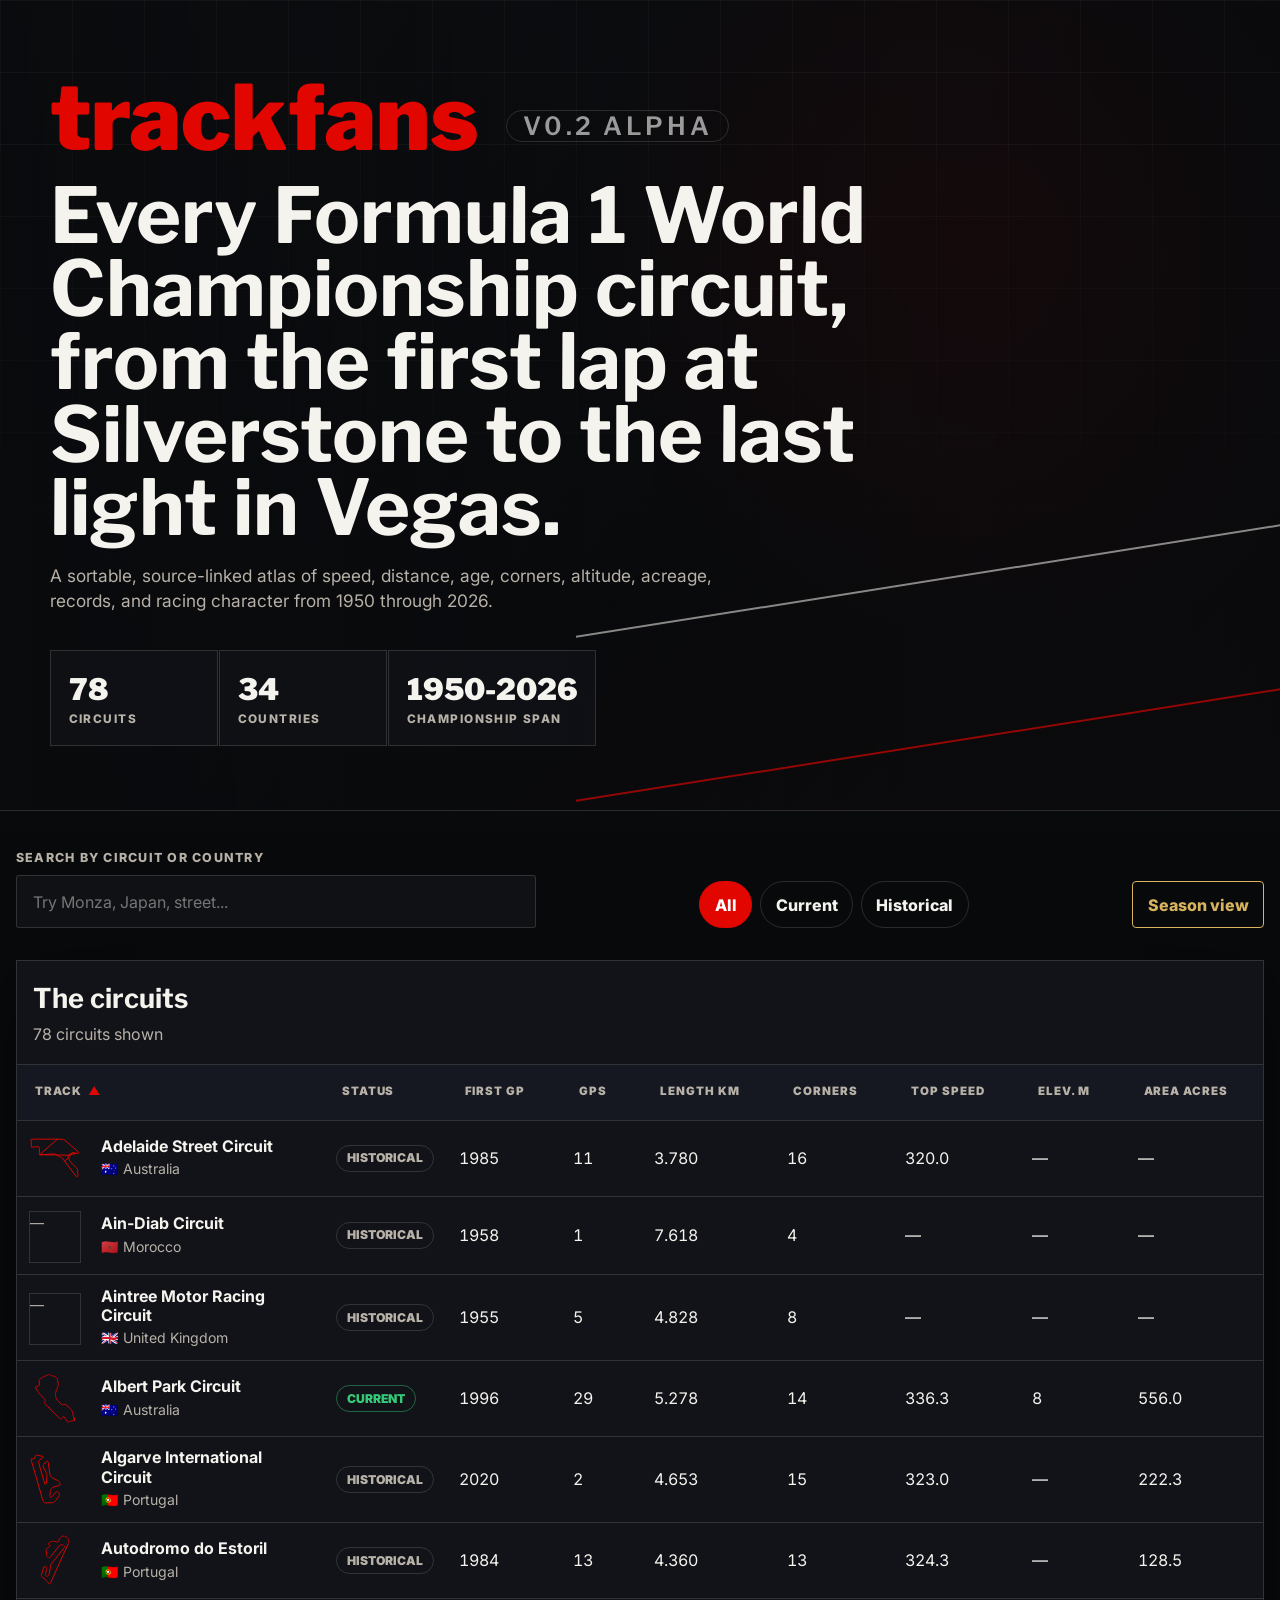
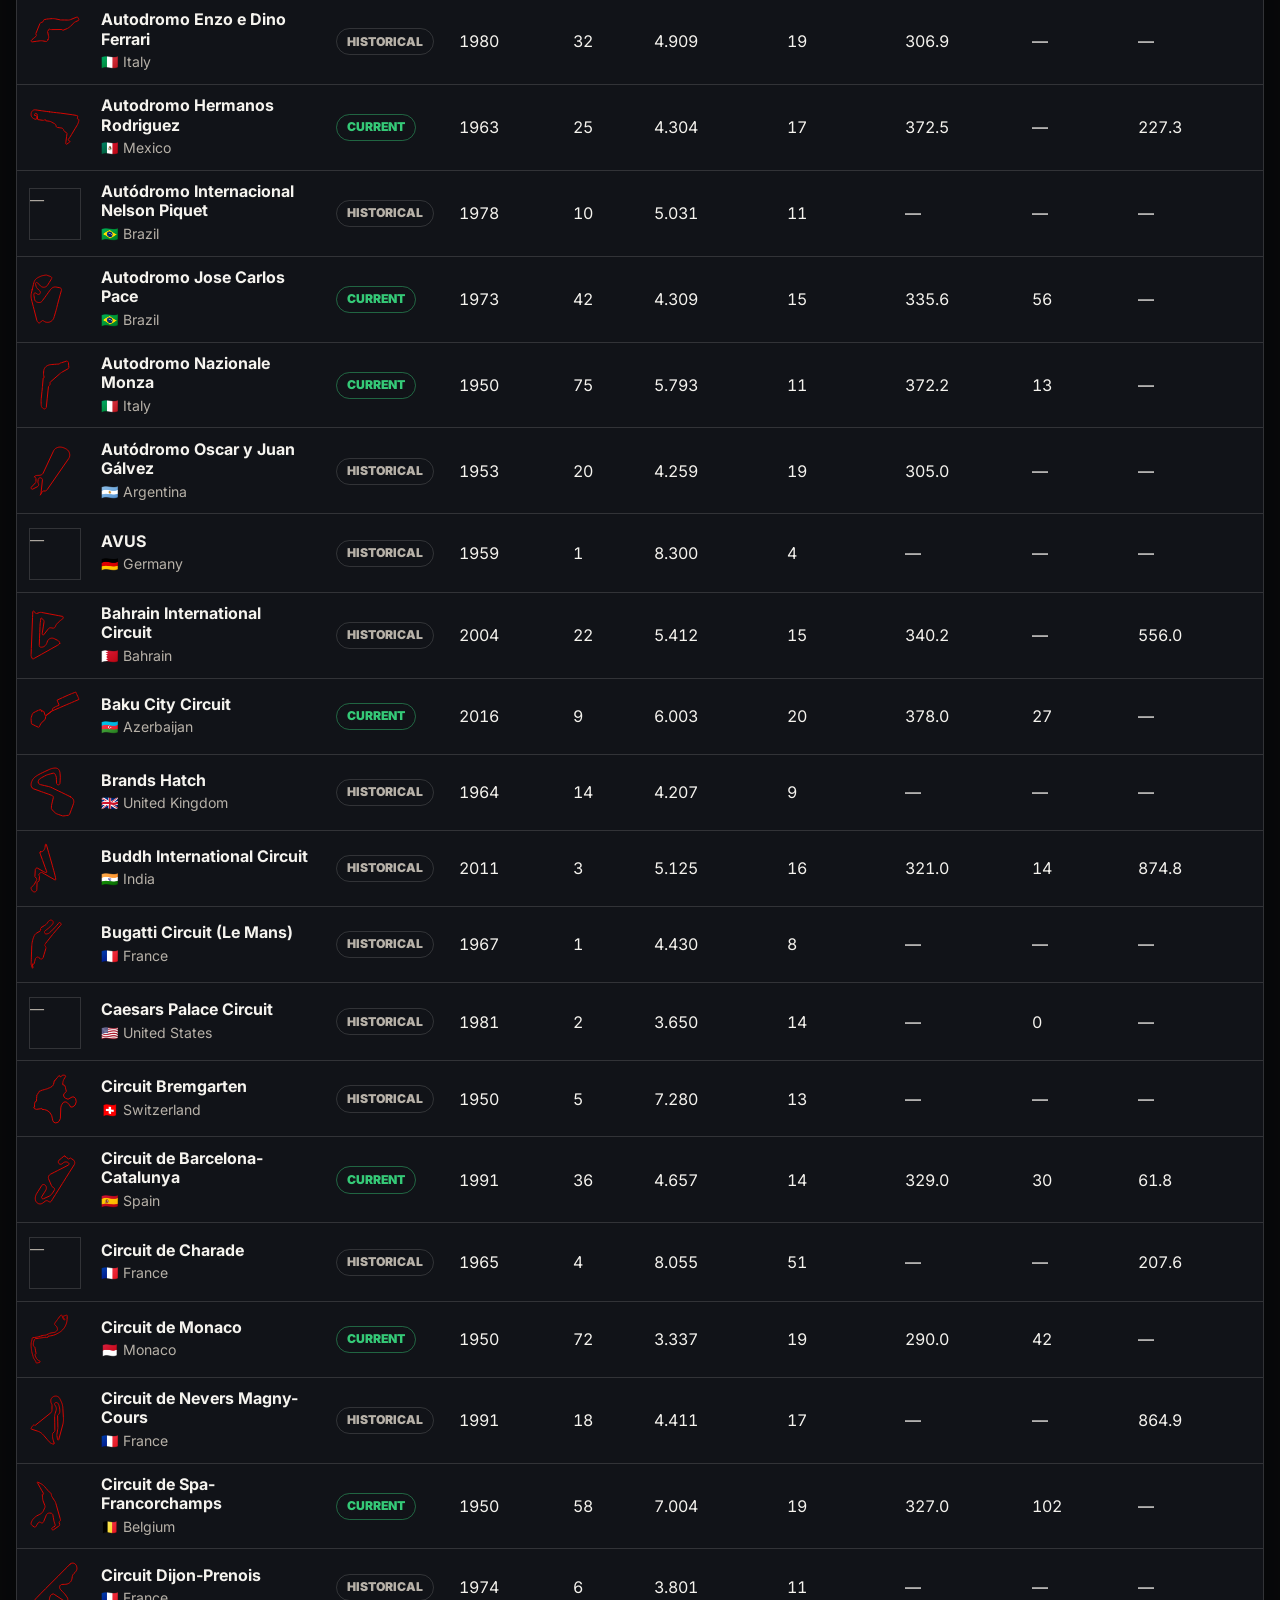
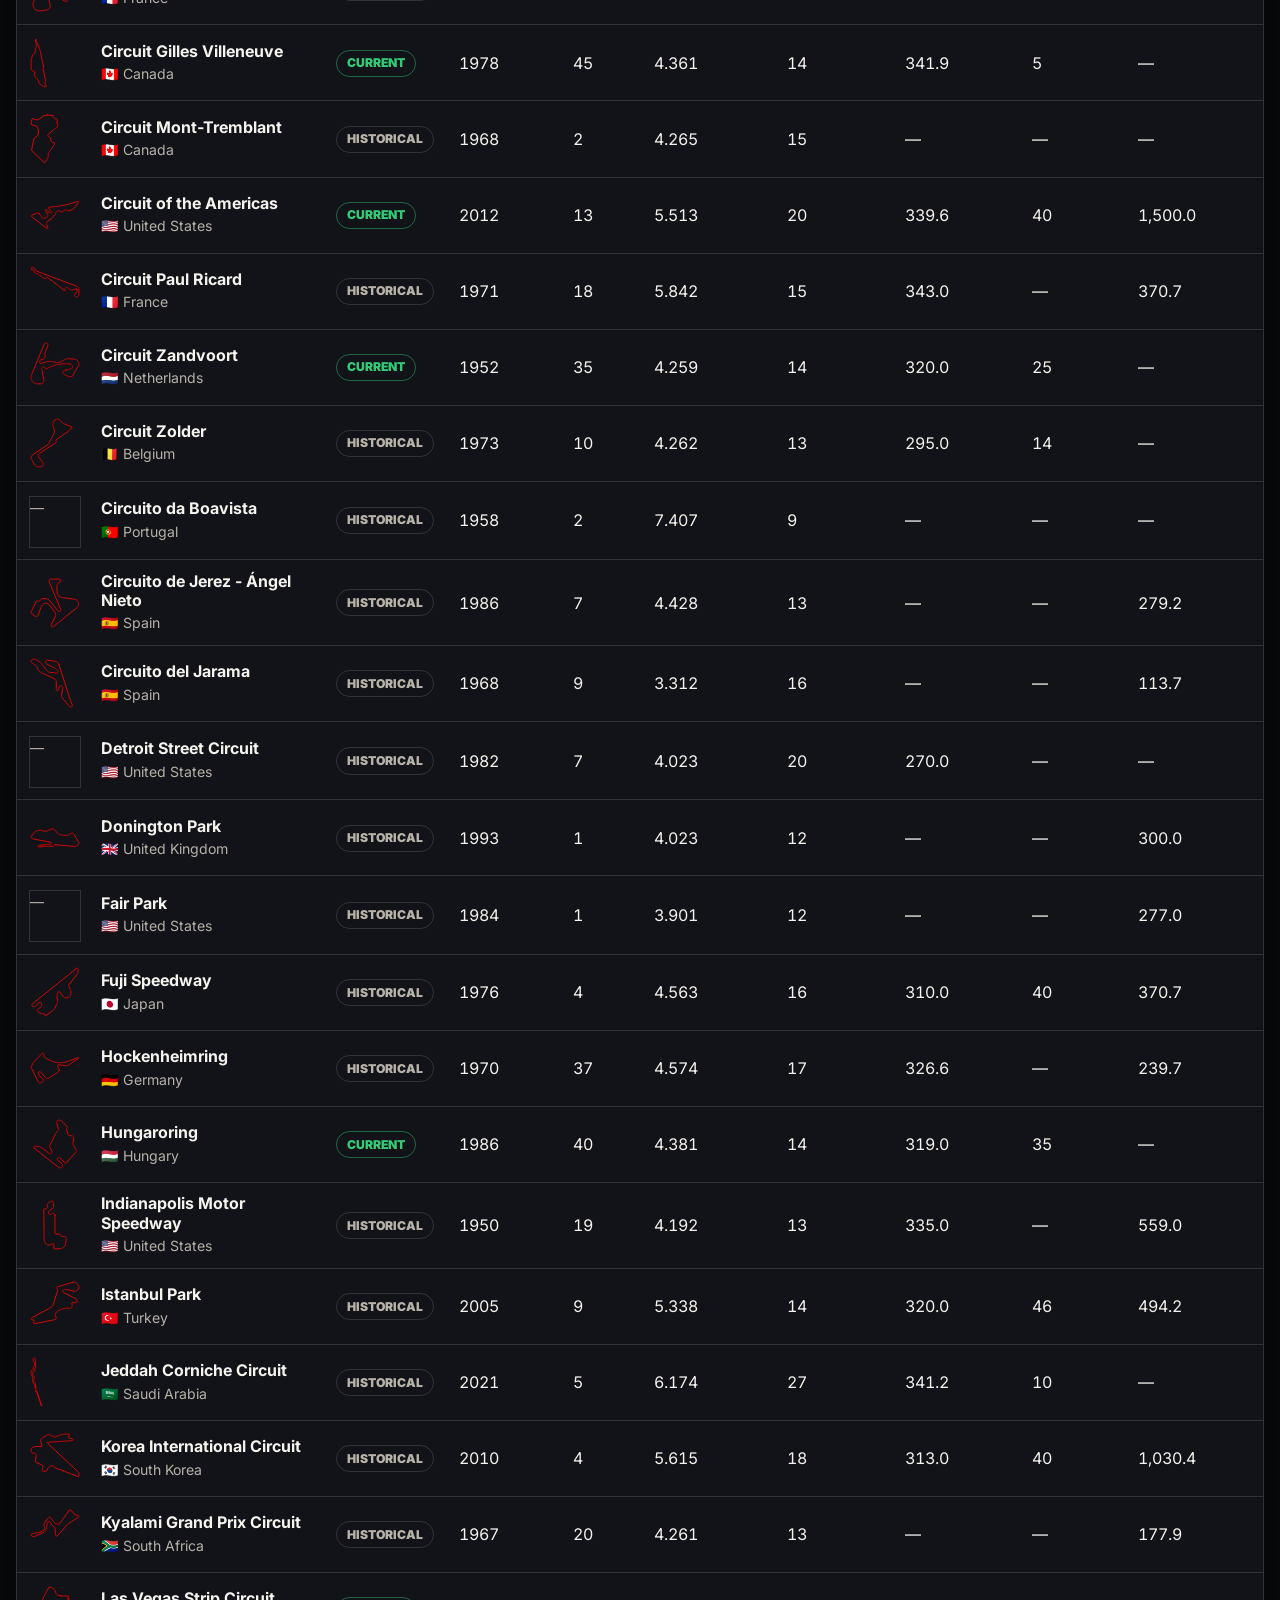
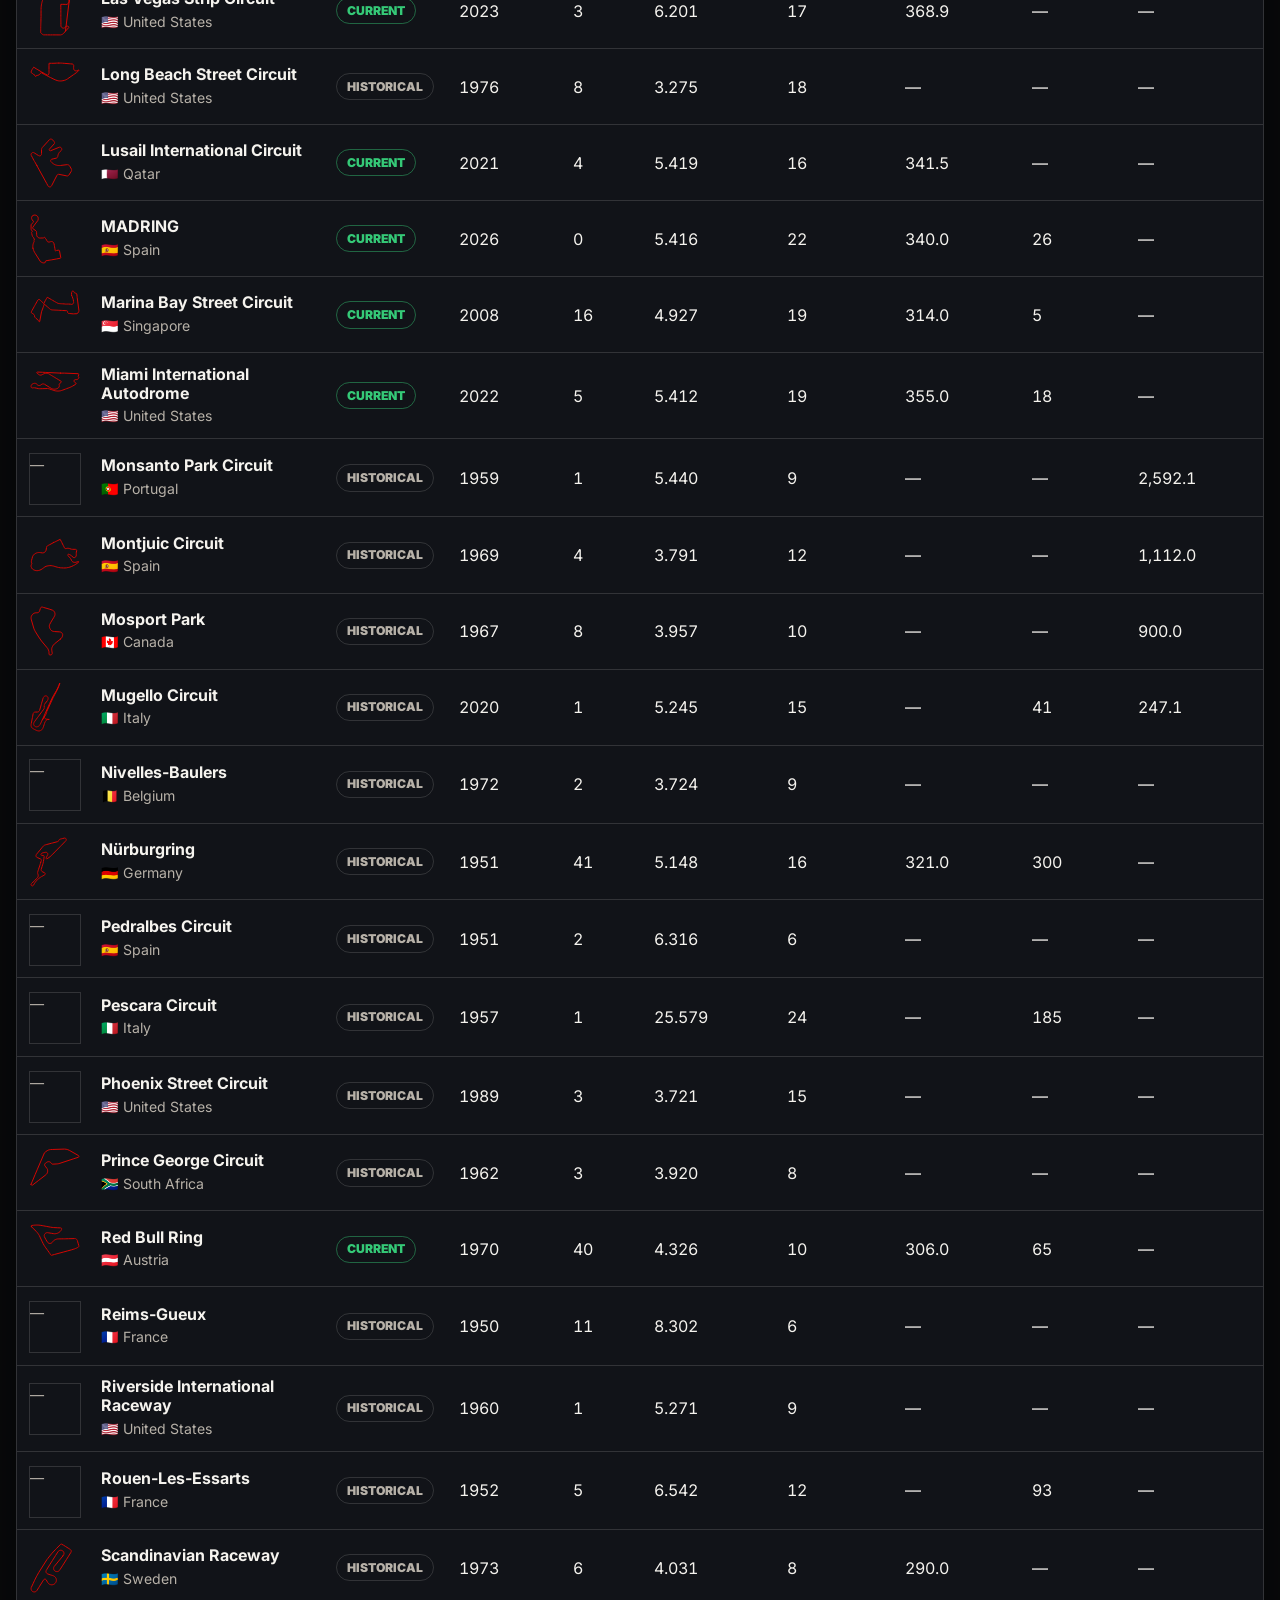
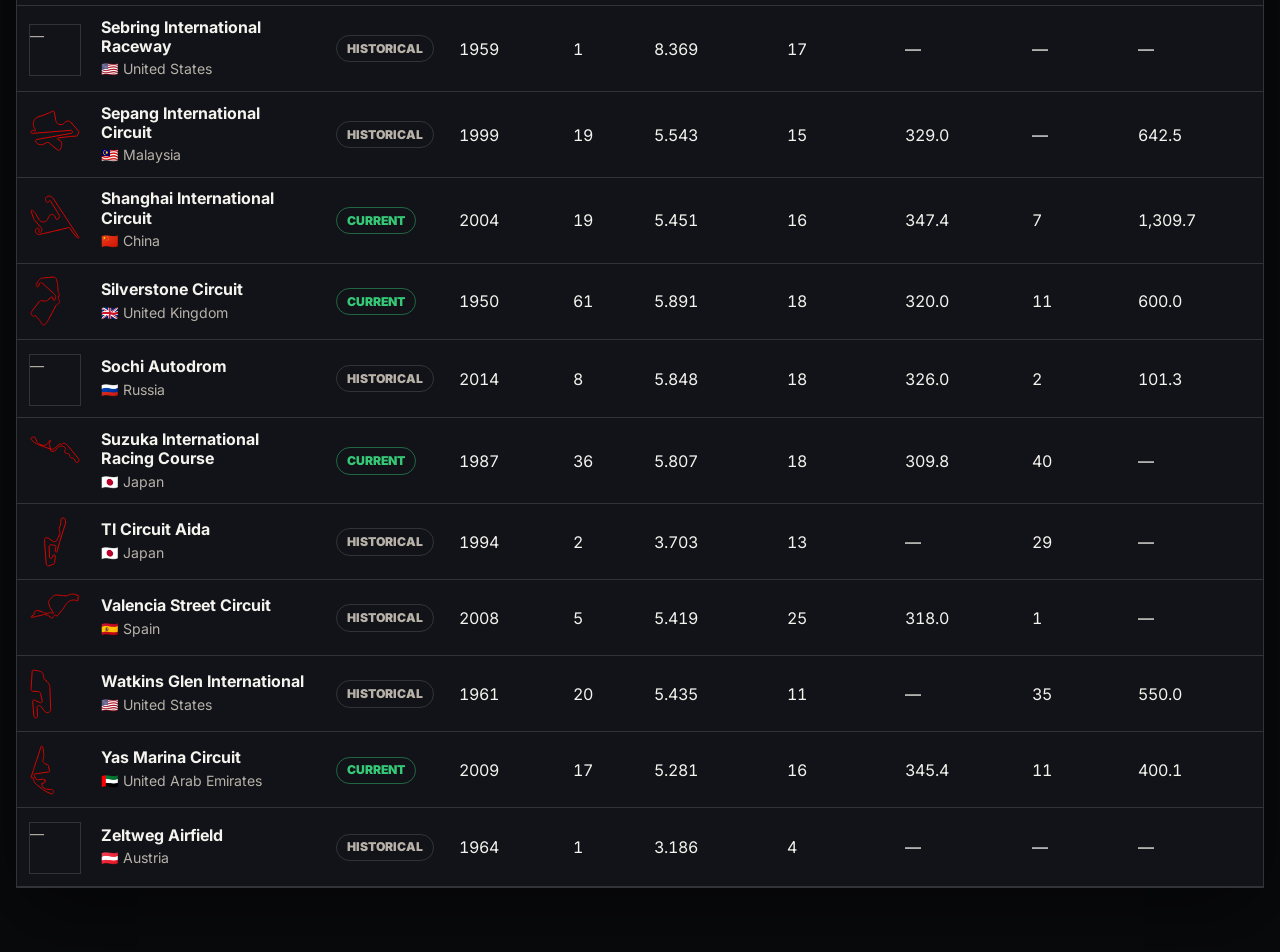
<file: index.html>
<!doctype html>
<html lang="en">
  <head>
    <meta charset="utf-8">
    <meta name="viewport" content="width=device-width, initial-scale=1">
    <meta name="color-scheme" content="dark">
    <title>trackfans v0.2 alpha | Formula 1 World Championship Circuits 1950-2026</title>
    <link rel="preconnect" href="https://fonts.googleapis.com">
    <link rel="preconnect" href="https://fonts.gstatic.com" crossorigin>
    <link href="https://fonts.googleapis.com/css2?family=Inter:wght@400;500;600;700;800;900&family=Libre+Franklin:wght@700;900&display=swap" rel="stylesheet">
    <link rel="stylesheet" href="./styles.css">
  </head>
  <body>
    <a class="skip-link" href="#main">Skip to content</a>

    <div class="ticker" id="race-ticker" role="status" aria-live="off" hidden>
      <div class="ticker__inner">
        <span class="ticker__dot" aria-hidden="true"></span>
        <span class="ticker__text" id="ticker-text"></span>
        <button class="ticker__pause" type="button" id="ticker-pause" aria-pressed="false" aria-label="Pause race ticker">❚❚</button>
        <button class="ticker__close" type="button" id="ticker-dismiss" aria-label="Dismiss race ticker">×</button>
      </div>
    </div>
    <span id="ticker-announcer" class="sr-only" aria-live="polite" aria-atomic="true"></span>

    <header class="hero">
      <div class="hero__grid" aria-hidden="true"></div>
      <div class="hero__content">
        <p class="brand">trackfans <span class="version-badge">v0.2 alpha</span></p>
        <h1>Every Formula 1 World Championship circuit, from the first lap at Silverstone to the last light in Vegas.</h1>
        <p class="tagline">A sortable, source-linked atlas of speed, distance, age, corners, altitude, acreage, records, and racing character from 1950 through 2026.</p>
        <dl class="hero-stats" aria-label="Collection statistics">
          <div>
            <dt id="stat-circuits">78</dt>
            <dd>circuits</dd>
          </div>
          <div>
            <dt id="stat-countries">34</dt>
            <dd>countries</dd>
          </div>
          <div>
            <dt>1950-2026</dt>
            <dd>championship span</dd>
          </div>
        </dl>
      </div>
    </header>

    <main id="main" tabindex="-1">
      <section class="controls" aria-label="Circuit filters">
        <div class="search-wrap">
          <label for="search">Search by circuit or country</label>
          <input id="search" type="search" autocomplete="off" placeholder="Try Monza, Japan, street...">
        </div>
        <div class="chips" role="group" aria-label="Status filter">
          <button class="chip is-active" type="button" data-status="all" aria-label="Show all circuits" aria-pressed="true">All</button>
          <button class="chip" type="button" data-status="current" aria-label="Show current circuits" aria-pressed="false">Current</button>
          <button class="chip" type="button" data-status="historical" aria-label="Show historical circuits" aria-pressed="false">Historical</button>
        </div>
        <div class="view-switch" role="group" aria-label="View mode">
          <button class="chip view-toggle" type="button" id="season-toggle" aria-pressed="false">Season view</button>
          <label class="season-year-wrap" for="season-year" hidden>
            <span class="season-year-label">Season</span>
            <select id="season-year"></select>
          </label>
        </div>
      </section>

      <section class="table-shell" aria-labelledby="table-title">
        <div class="table-head">
          <div>
            <h2 id="table-title">The circuits</h2>
            <p id="result-count" aria-live="polite">78 circuits shown</p>
          </div>
        </div>
        <div class="table-scroll">
          <table>
            <caption>Formula 1 World Championship circuits, sortable by every visible column.</caption>
            <thead>
              <tr>
                <th scope="col" aria-sort="ascending"><button type="button" data-sort="name" aria-label="Sort by track name">Track <span aria-hidden="true"></span></button></th>
                <th scope="col"><button type="button" data-sort="status" aria-label="Sort by circuit status">Status <span aria-hidden="true"></span></button></th>
                <th scope="col"><button type="button" data-sort="first_gp_year" aria-label="Sort by first Grand Prix year">First GP <span aria-hidden="true"></span></button></th>
                <th scope="col"><button type="button" data-sort="grands_prix_held" aria-label="Sort by Grands Prix held">GPs <span aria-hidden="true"></span></button></th>
                <th scope="col"><button type="button" data-sort="length_km" aria-label="Sort by circuit length">Length km <span aria-hidden="true"></span></button></th>
                <th scope="col"><button type="button" data-sort="corners" aria-label="Sort by corner count">Corners <span aria-hidden="true"></span></button></th>
                <th scope="col"><button type="button" data-sort="top_speed_kmh" aria-label="Sort by top speed">Top speed <span aria-hidden="true"></span></button></th>
                <th scope="col"><button type="button" data-sort="elevation_change_m" aria-label="Sort by elevation change">Elev. m <span aria-hidden="true"></span></button></th>
                <th scope="col"><button type="button" data-sort="area_acres" aria-label="Sort by area in acres">Area acres <span aria-hidden="true"></span></button></th>
              </tr>
            </thead>
            <tbody id="track-rows"></tbody>
          </table>
        </div>
      </section>
    </main>

    <div class="modal" id="detail-modal" role="dialog" aria-modal="true" aria-labelledby="modal-title" hidden>
      <div class="modal__backdrop" data-close></div>
      <article class="modal__panel" tabindex="-1">
        <button class="modal__close" type="button" aria-label="Close circuit details" data-close>×</button>
        <div id="detail-content"></div>
      </article>
    </div>

    <script src="./tracks.js"></script>
    <script src="./world.js"></script>
    <script src="./seasons.js"></script>
    <script src="./ticker.js" defer></script>
    <!-- GoatCounter (self-hosted count.js, ISC): privacy-friendly, no cookies -->
    <script data-goatcounter="https://trackfans.goatcounter.com/count" async src="./count.js"></script>
    <script src="./app.js"></script>
  </body>
</html>
</file>
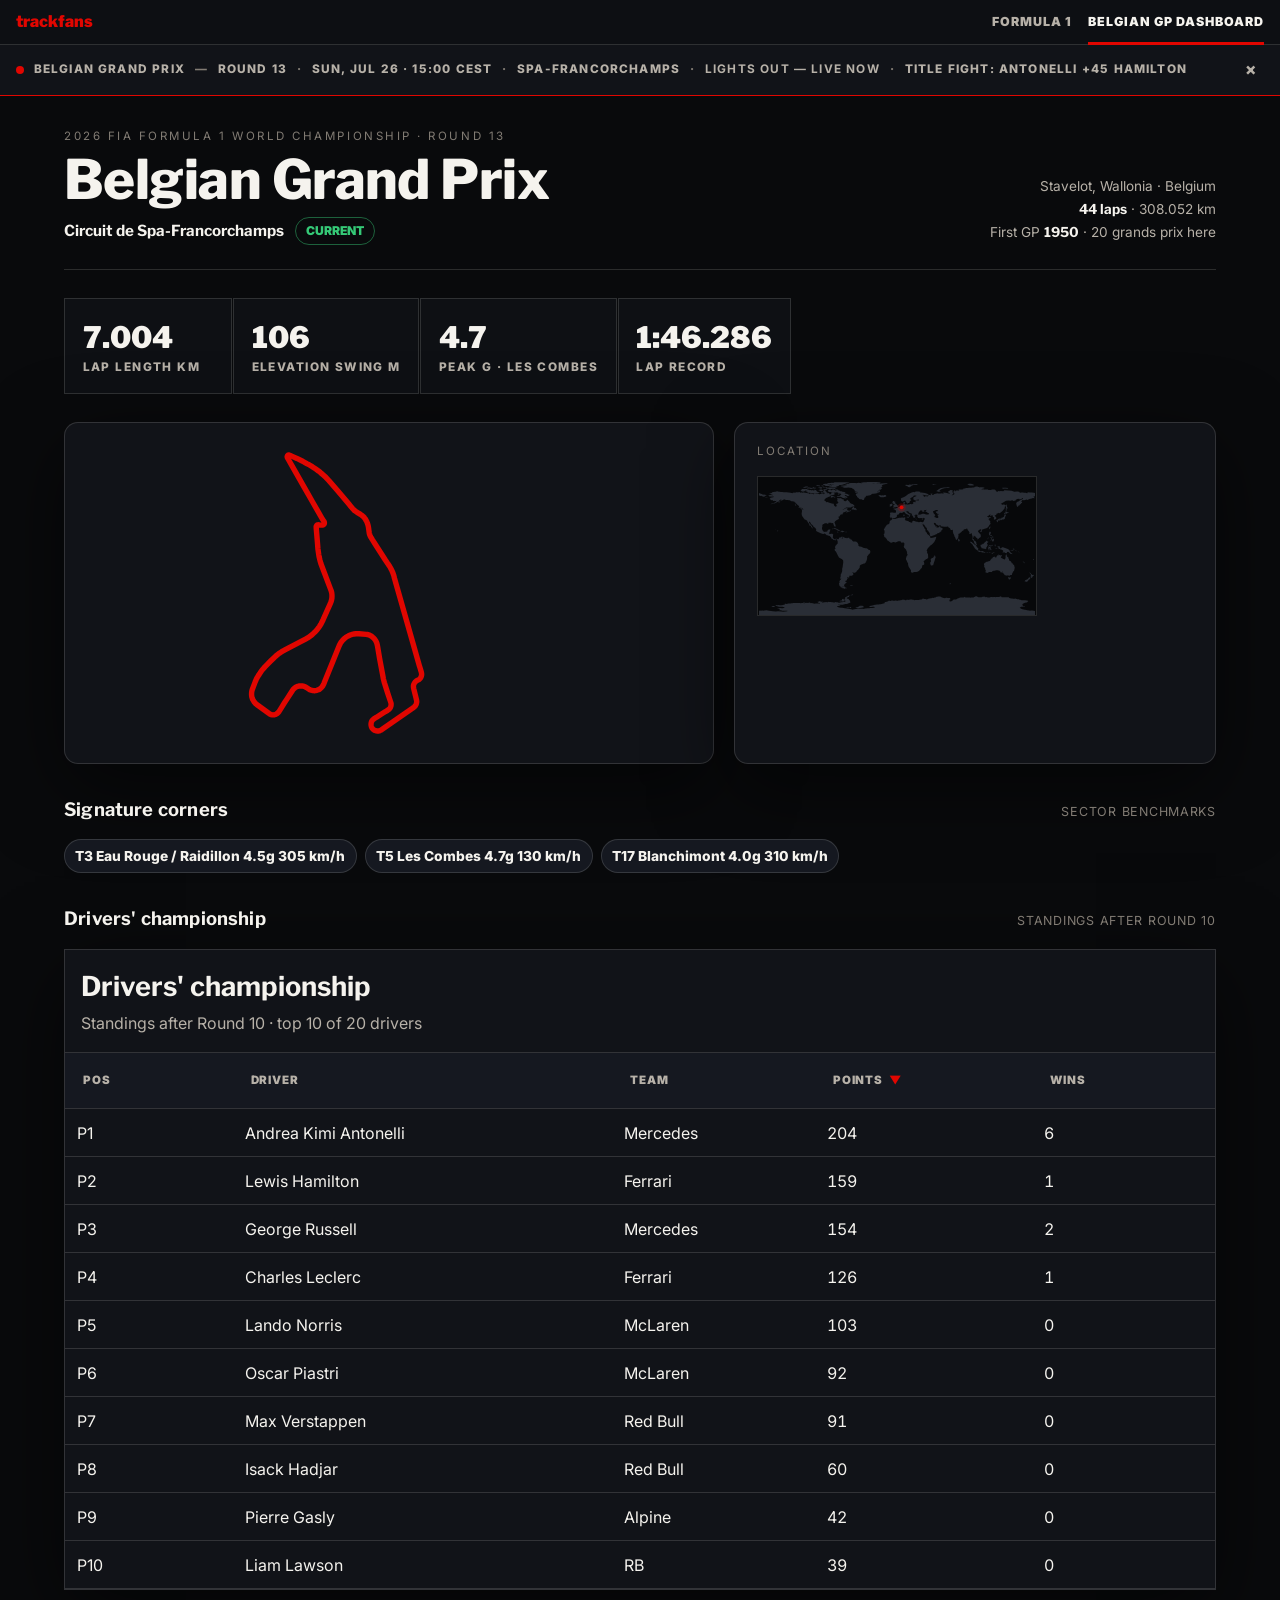
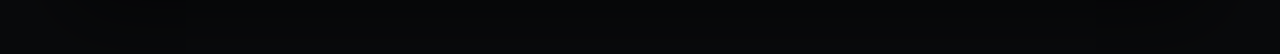
<file: dashboard.html>
<!doctype html>
<html lang="en">
  <head>
    <meta charset="utf-8">
    <meta name="viewport" content="width=device-width, initial-scale=1">
    <meta name="color-scheme" content="dark">
    <title>Belgian GP Race Weekend — trackfans</title>
    <link rel="preconnect" href="https://fonts.googleapis.com">
    <link rel="preconnect" href="https://fonts.gstatic.com" crossorigin>
    <link href="https://fonts.googleapis.com/css2?family=Inter:wght@400;500;600;700;800;900&family=Libre+Franklin:wght@700;900&display=swap" rel="stylesheet">
    <link rel="stylesheet" href="./styles.css">
    <style>
      html,body{margin:0}
      body{background:var(--bg);color:var(--ink);font-family:var(--font-sans)}
      a{color:var(--red)}a:hover{color:var(--gold)}
      .page{max-width:1200px;margin:0 auto;padding:0 1.5rem 4rem}
      .masthead{display:flex;align-items:flex-end;justify-content:space-between;gap:1.5rem;flex-wrap:wrap;padding:2rem 0 1.5rem;border-bottom:1px solid var(--line)}
      .masthead__eyebrow{font-family:var(--font-sans);font-size:.72rem;letter-spacing:.22em;text-transform:uppercase;color:var(--subtle);margin:0 0 .5rem}
      .masthead h1{font-family:var(--font-display);font-weight:800;font-size:clamp(2rem,5vw,3.4rem);line-height:.98;letter-spacing:-.01em;margin:0}
      .masthead__sub{display:flex;align-items:center;gap:.7rem;margin-top:.7rem;color:var(--muted);font-size:.95rem}
      .masthead__meta{text-align:right;color:var(--muted);font-size:.85rem;line-height:1.7}
      .masthead__meta strong{color:var(--ink);font-family:var(--font-display)}
      .grid-2{display:grid;grid-template-columns:1.35fr 1fr;gap:1.25rem;margin-top:1.75rem}
      @media (max-width:860px){.grid-2{grid-template-columns:1fr}}
      .panel{background:var(--panel);border:1px solid var(--line);border-radius:14px;padding:1.25rem 1.35rem;box-shadow:var(--shadow)}
      .panel__label{font-size:.72rem;letter-spacing:.18em;text-transform:uppercase;color:var(--subtle);margin:0 0 1rem}
      .track-panel{display:flex;align-items:center;justify-content:center;min-height:340px}
      .section{margin-top:2rem}
      .section__head{display:flex;align-items:baseline;justify-content:space-between;gap:1rem;margin:0 0 1rem}
      .section__head h2{font-family:var(--font-display);font-weight:700;font-size:1.15rem;letter-spacing:.01em;margin:0}
      .section__head span{font-size:.78rem;color:var(--subtle);letter-spacing:.06em;text-transform:uppercase}
    </style>
  </head>
  <body>
    <a class="skip-link" href="#root">Skip to content</a>

    <nav class="series-nav" aria-label="Racing series">
      <div class="series-nav__inner">
        <a class="series-nav__brand" href="./index.html">trackfans</a>
        <a class="series-nav__link" href="./index.html">Formula 1</a>
        <span class="series-nav__link" aria-current="page">Belgian GP dashboard</span>
      </div>
    </nav>

    <div id="root" tabindex="-1"></div>

    <script src="./vendor/react.production.min.js"></script>
    <script src="./vendor/react-dom.production.min.js"></script>
    <script src="./world.js"></script>
    <script src="./dashboard-data.js"></script>
    <script src="./trackfans-ui.js"></script>
    <script src="./dashboard.js"></script>
    <!-- GoatCounter (self-hosted count.js, ISC): privacy-friendly, no cookies -->
    <script data-goatcounter="https://trackfans.goatcounter.com/count" async src="./count.js"></script>
  </body>
</html>
</file>
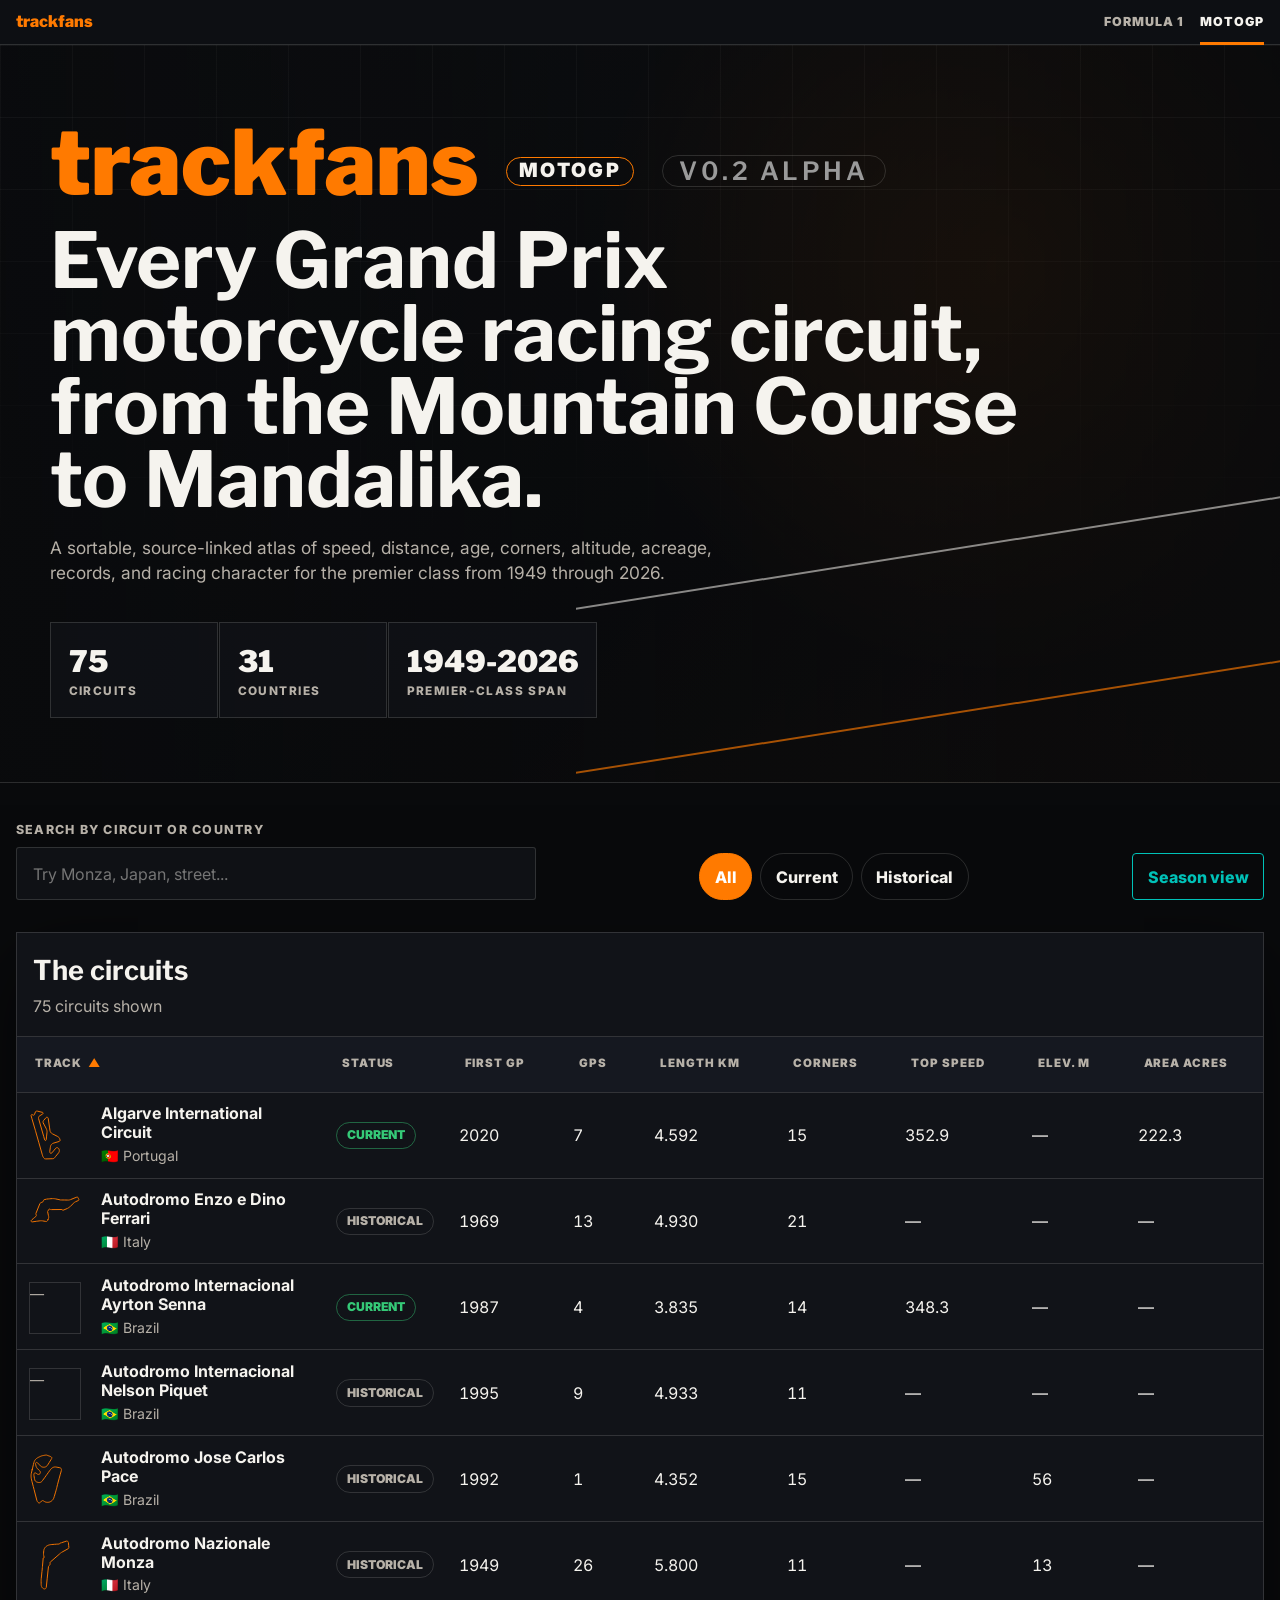
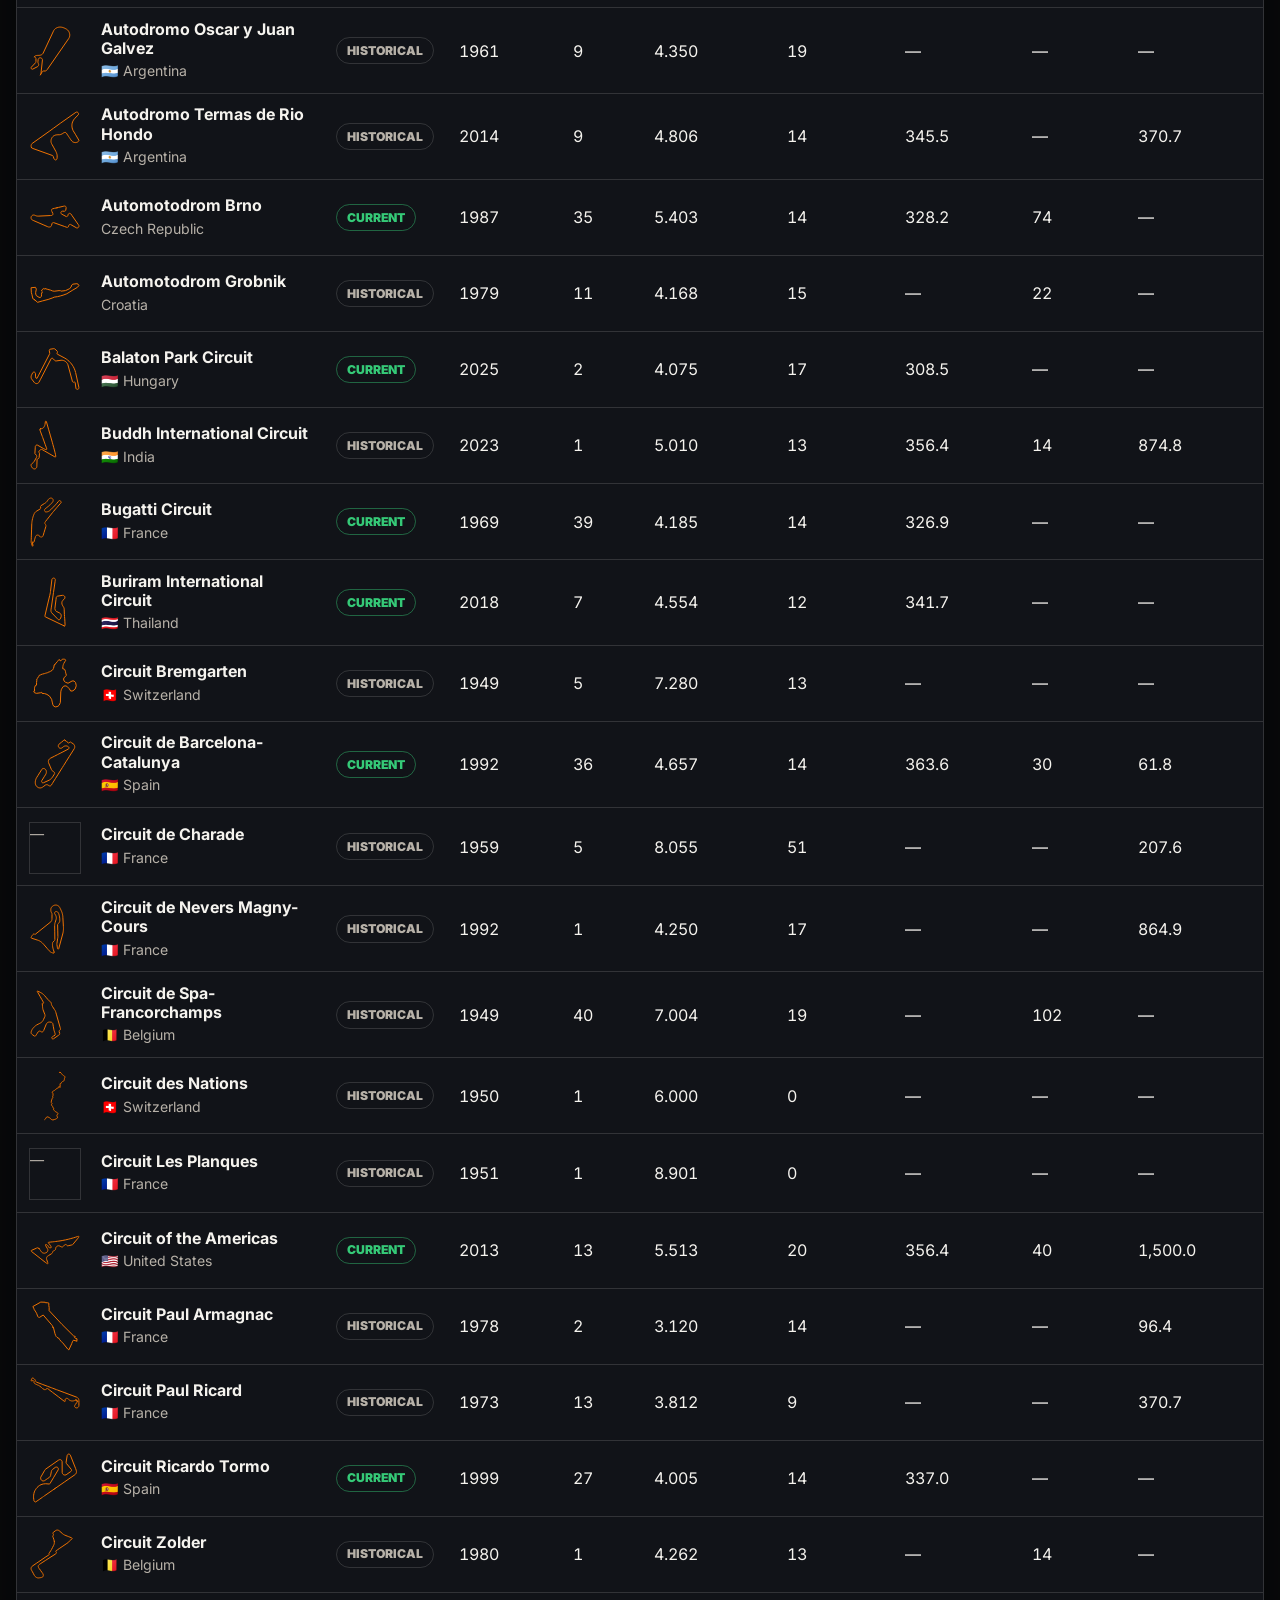
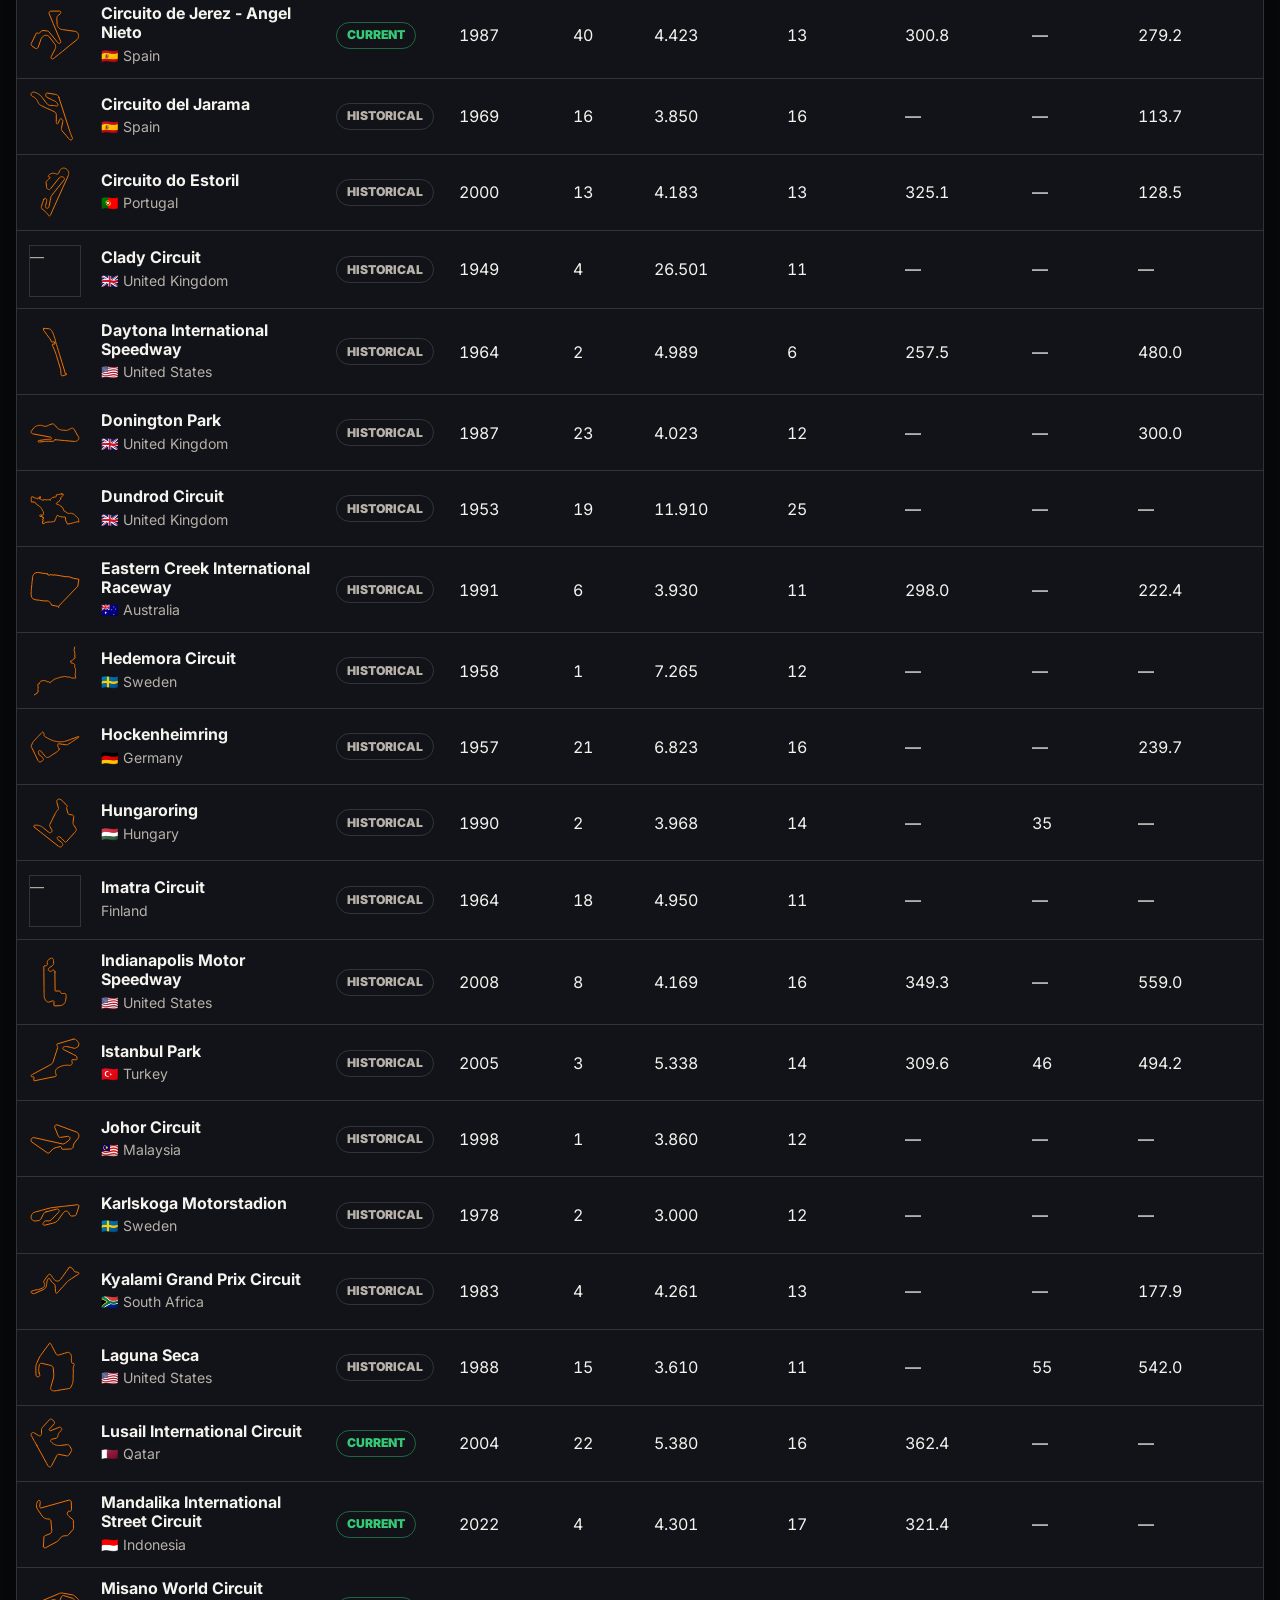
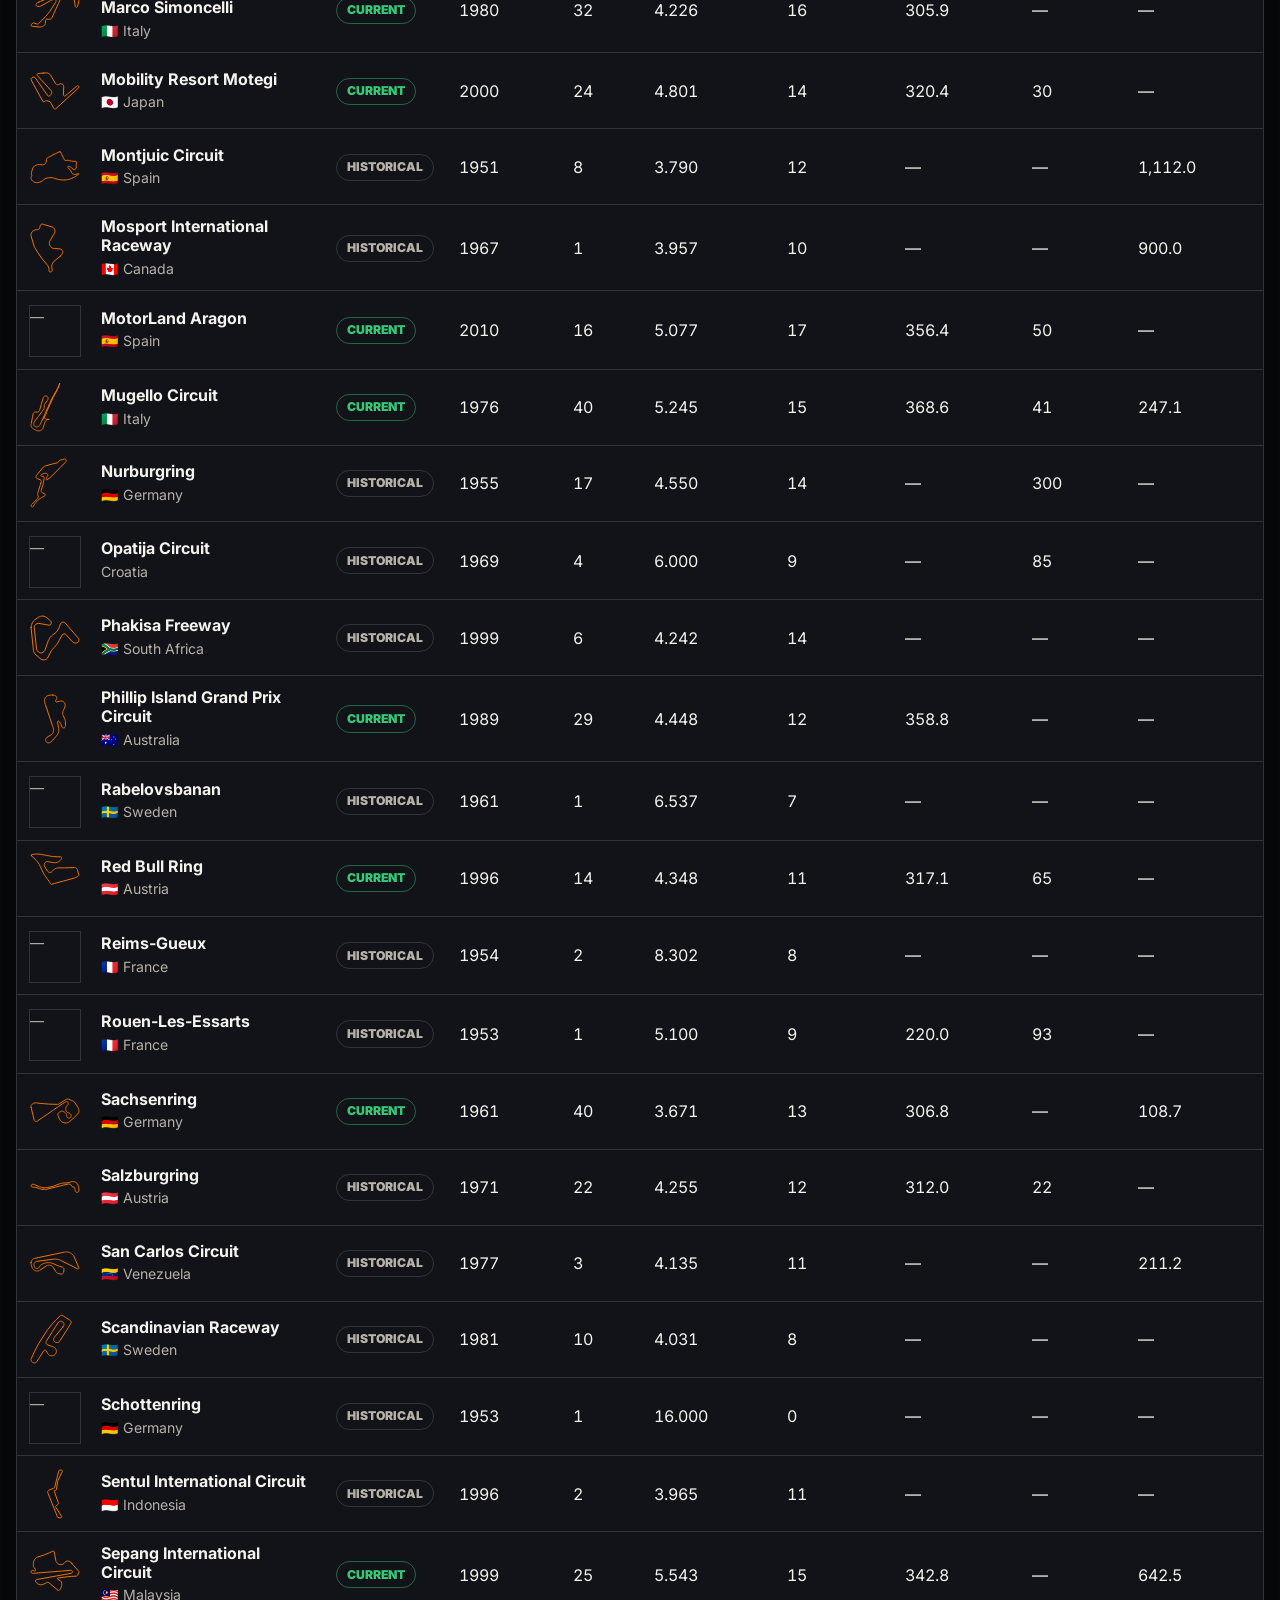
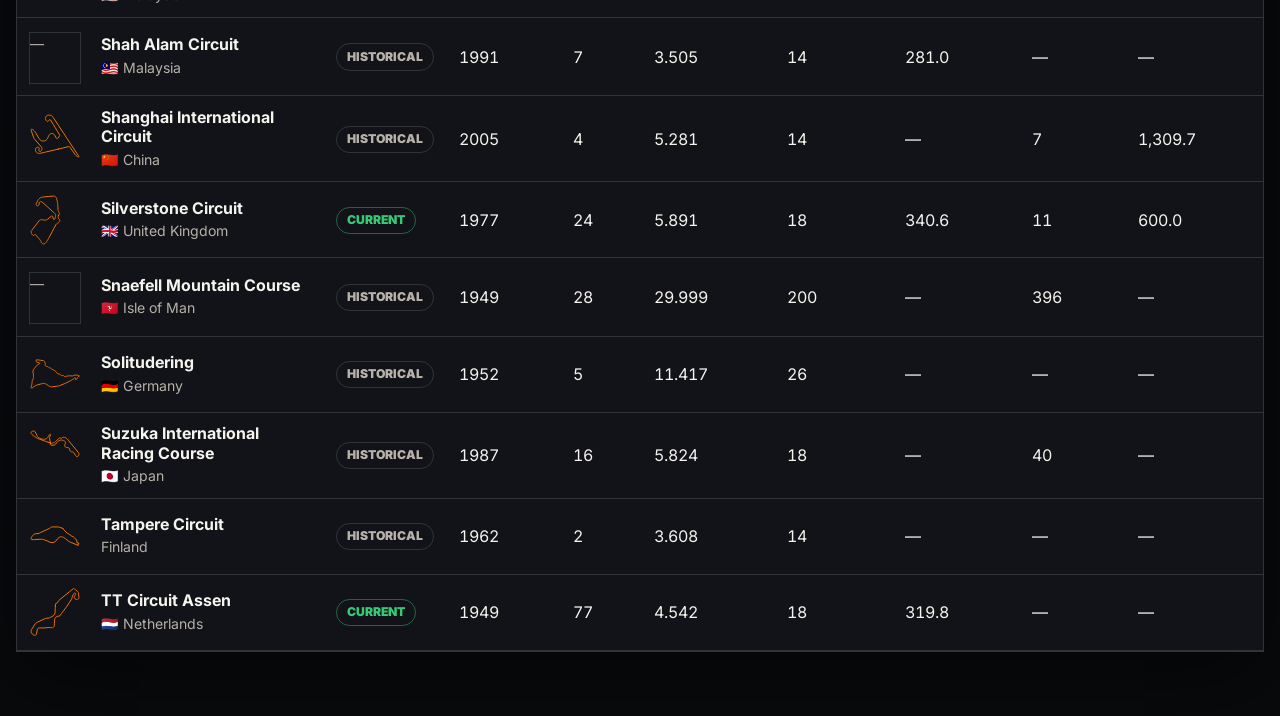
<file: motogp.html>
<!doctype html>
<html lang="en" data-series="motogp">
  <head>
    <meta charset="utf-8">
    <meta name="viewport" content="width=device-width, initial-scale=1">
    <meta name="color-scheme" content="dark">
    <title>trackfans v0.2 alpha | Grand Prix Motorcycle Racing Circuits 1949-2026</title>
    <link rel="preconnect" href="https://fonts.googleapis.com">
    <link rel="preconnect" href="https://fonts.gstatic.com" crossorigin>
    <link href="https://fonts.googleapis.com/css2?family=Inter:wght@400;500;600;700;800;900&family=Libre+Franklin:wght@700;900&display=swap" rel="stylesheet">
    <link rel="stylesheet" href="./styles.css">
  </head>
  <body>
    <a class="skip-link" href="#main">Skip to content</a>

    <nav class="series-nav" aria-label="Racing series">
      <div class="series-nav__inner">
        <a class="series-nav__brand" href="./index.html">trackfans</a>
        <a class="series-nav__link" href="./index.html">Formula 1</a>
        <a class="series-nav__link" href="./motogp.html" aria-current="page">MotoGP</a>
      </div>
    </nav>

    <header class="hero">
      <div class="hero__grid" aria-hidden="true"></div>
      <div class="hero__content">
        <p class="brand">trackfans <span class="series-chip">MotoGP</span> <span class="version-badge">v0.2 alpha</span></p>
        <h1>Every Grand Prix motorcycle racing circuit, from the Mountain Course to Mandalika.</h1>
        <p class="tagline">A sortable, source-linked atlas of speed, distance, age, corners, altitude, acreage, records, and racing character for the premier class from 1949 through 2026.</p>
        <dl class="hero-stats" aria-label="Collection statistics">
          <div>
            <dt id="stat-circuits">75</dt>
            <dd>circuits</dd>
          </div>
          <div>
            <dt id="stat-countries">31</dt>
            <dd>countries</dd>
          </div>
          <div>
            <dt>1949-2026</dt>
            <dd>premier-class span</dd>
          </div>
        </dl>
      </div>
    </header>

    <main id="main" tabindex="-1">
      <section class="controls" aria-label="Circuit filters">
        <div class="search-wrap">
          <label for="search">Search by circuit or country</label>
          <input id="search" type="search" autocomplete="off" placeholder="Try Monza, Japan, street...">
        </div>
        <div class="chips" role="group" aria-label="Status filter">
          <button class="chip is-active" type="button" data-status="all" aria-label="Show all circuits" aria-pressed="true">All</button>
          <button class="chip" type="button" data-status="current" aria-label="Show current circuits" aria-pressed="false">Current</button>
          <button class="chip" type="button" data-status="historical" aria-label="Show historical circuits" aria-pressed="false">Historical</button>
        </div>
        <div class="view-switch" role="group" aria-label="View mode">
          <button class="chip view-toggle" type="button" id="season-toggle" aria-pressed="false">Season view</button>
          <label class="season-year-wrap" for="season-year" hidden>
            <span class="season-year-label">Season</span>
            <select id="season-year"></select>
          </label>
        </div>
      </section>

      <section class="table-shell" aria-labelledby="table-title">
        <div class="table-head">
          <div>
            <h2 id="table-title">The circuits</h2>
            <p id="result-count" aria-live="polite">75 circuits shown</p>
          </div>
        </div>
        <div class="table-scroll">
          <table>
            <caption>Formula 1 World Championship circuits, sortable by every visible column.</caption>
            <thead>
              <tr>
                <th scope="col" aria-sort="ascending"><button type="button" data-sort="name" aria-label="Sort by track name">Track <span aria-hidden="true"></span></button></th>
                <th scope="col"><button type="button" data-sort="status" aria-label="Sort by circuit status">Status <span aria-hidden="true"></span></button></th>
                <th scope="col"><button type="button" data-sort="first_gp_year" aria-label="Sort by first Grand Prix year">First GP <span aria-hidden="true"></span></button></th>
                <th scope="col"><button type="button" data-sort="grands_prix_held" aria-label="Sort by Grands Prix held">GPs <span aria-hidden="true"></span></button></th>
                <th scope="col"><button type="button" data-sort="length_km" aria-label="Sort by circuit length">Length km <span aria-hidden="true"></span></button></th>
                <th scope="col"><button type="button" data-sort="corners" aria-label="Sort by corner count">Corners <span aria-hidden="true"></span></button></th>
                <th scope="col"><button type="button" data-sort="top_speed_kmh" aria-label="Sort by top speed">Top speed <span aria-hidden="true"></span></button></th>
                <th scope="col"><button type="button" data-sort="elevation_change_m" aria-label="Sort by elevation change">Elev. m <span aria-hidden="true"></span></button></th>
                <th scope="col"><button type="button" data-sort="area_acres" aria-label="Sort by area in acres">Area acres <span aria-hidden="true"></span></button></th>
              </tr>
            </thead>
            <tbody id="track-rows"></tbody>
          </table>
        </div>
      </section>
    </main>

    <div class="modal" id="detail-modal" role="dialog" aria-modal="true" aria-labelledby="modal-title" hidden>
      <div class="modal__backdrop" data-close></div>
      <article class="modal__panel" tabindex="-1">
        <button class="modal__close" type="button" aria-label="Close circuit details" data-close>×</button>
        <div id="detail-content"></div>
      </article>
    </div>

    <script src="./tracks-motogp.js"></script>
    <script src="./world.js"></script>
    <script src="./seasons-motogp.js"></script>
    <!-- GoatCounter (self-hosted count.js, ISC): privacy-friendly, no cookies -->
    <script data-goatcounter="https://trackfans.goatcounter.com/count" async src="./count.js"></script>
    <script src="./app.js"></script>
  </body>
</html>
</file>
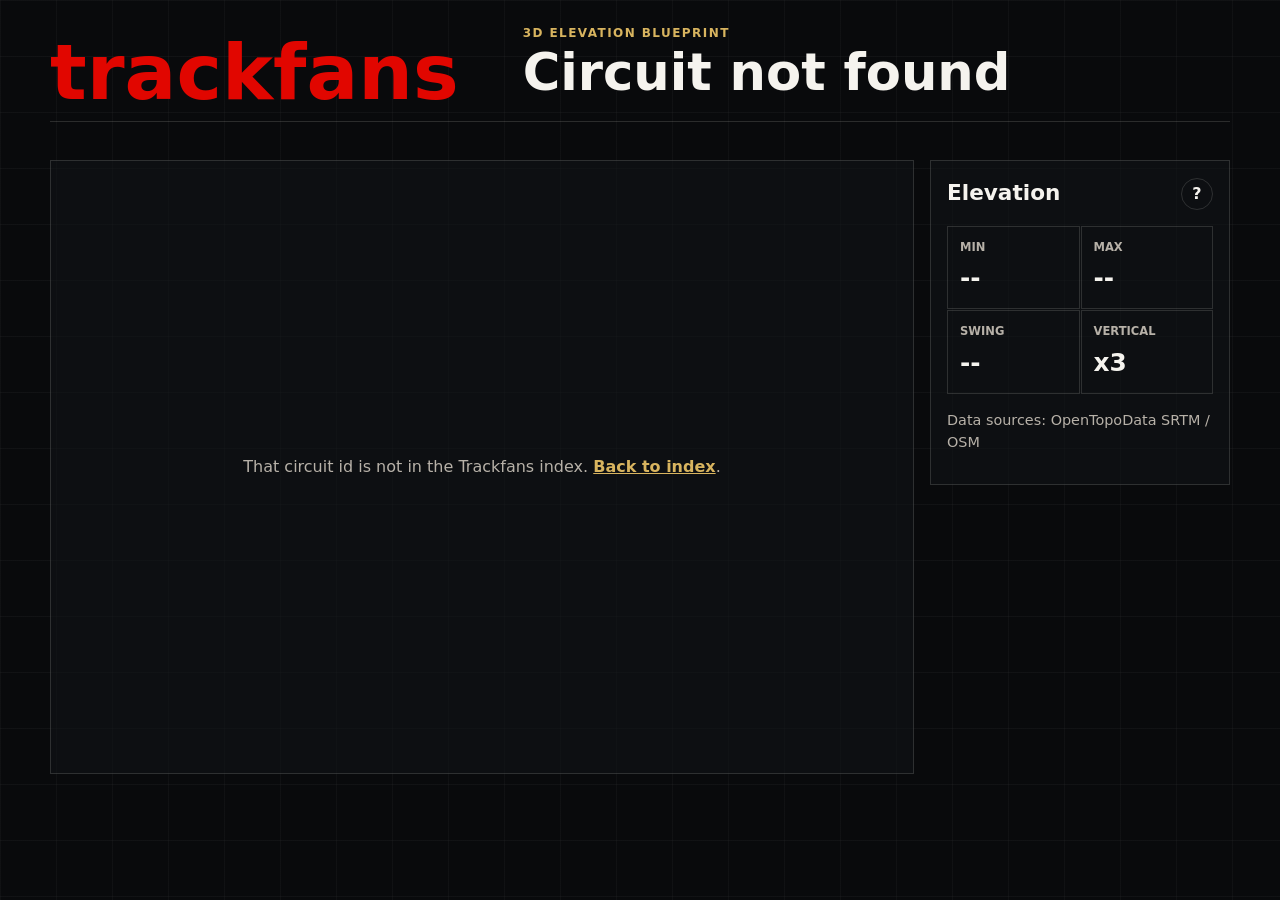
<file: track3d.html>
<!doctype html>
<html lang="en">
<head>
  <meta charset="utf-8">
  <meta name="viewport" content="width=device-width, initial-scale=1">
  <title>Trackfans 3D elevation viewer</title>
  <link rel="stylesheet" href="./styles.css">
  <link rel="stylesheet" href="./track3d.css">
  <script src="./tracks.js" defer></script>
  <script src="./three.min.js" defer></script>
  <script src="./track3d.js" defer></script>
</head>
<body>
  <a class="skip-link" href="#viewer">Skip to viewer</a>
  <header class="track3d-head">
    <a class="home-link" href="./index.html">trackfans</a>
    <div>
      <p class="eyebrow">3D elevation blueprint</p>
      <h1 id="track-name">Loading circuit</h1>
      <p id="track-meta" class="track-meta">Fetching outline and elevation data...</p>
    </div>
  </header>

  <main id="viewer" class="track3d-shell">
    <section class="stage-wrap" aria-labelledby="track-name">
      <div id="canvas-wrap" class="canvas-wrap">
        <p id="status" class="status">Loading 3D elevation ribbon...</p>
      </div>
      <p id="control-hint" class="sr-only">Drag to orbit, wheel or pinch to zoom, arrow keys rotate, and press R to reset the isometric view.</p>
    </section>

    <aside id="legend" class="legend" aria-live="polite">
      <div class="legend__top">
        <h2>Elevation</h2>
        <button id="help-toggle" class="help-toggle" type="button" aria-expanded="false" aria-controls="help-panel">?</button>
      </div>
      <dl class="legend-grid">
        <div><dt>Min</dt><dd id="elev-min">--</dd></div>
        <div><dt>Max</dt><dd id="elev-max">--</dd></div>
        <div><dt>Swing</dt><dd id="elev-swing">--</dd></div>
        <div><dt>Vertical</dt><dd>x3</dd></div>
      </dl>
      <p class="sources">Data sources: OpenTopoData SRTM / OSM</p>
      <div id="help-panel" class="help-panel" hidden>
        <p>Drag to orbit. Wheel or pinch to zoom. Arrow keys rotate. Press R to reset.</p>
      </div>
    </aside>
  </main>
</body>
</html>
</file>
<file: styles.css>
:root {
  --bg: #090a0c;
  --panel: #111318;
  --panel-2: #181b21;
  --ink: #f5f3ee;
  --muted: #b7b1a8;
  --subtle: #827c74;
  --line: rgba(245, 243, 238, 0.14);
  --red: #e10600;
  --red-dark: #a90400;
  --gold: #d8b45f;
  --green: #35c977;
  --shadow: 0 24px 80px rgba(0, 0, 0, 0.55);
  --font-sans: Inter, system-ui, -apple-system, BlinkMacSystemFont, "Segoe UI", sans-serif;
  --font-display: "Libre Franklin", Inter, system-ui, sans-serif;
}

* {
  box-sizing: border-box;
}

html {
  scroll-behavior: smooth;
}

body {
  margin: 0;
  min-width: 320px;
  background: var(--bg);
  color: var(--ink);
  font-family: var(--font-sans);
  line-height: 1.5;
}

body.has-modal {
  overflow: hidden;
}

a {
  color: inherit;
}

button,
input {
  font: inherit;
}

:focus-visible {
  outline: 3px solid var(--gold);
  outline-offset: 3px;
}

.skip-link {
  position: fixed;
  left: 1rem;
  top: 1rem;
  z-index: 20;
  transform: translateY(-150%);
  border: 1px solid var(--line);
  background: var(--ink);
  color: var(--bg);
  padding: 0.65rem 0.9rem;
  font-weight: 800;
  text-decoration: none;
}

.skip-link:focus {
  transform: translateY(0);
}

.series-nav {
  position: relative;
  z-index: 6;
  border-bottom: 1px solid var(--line);
  background: #0d0f13;
}

.series-nav__inner {
  width: min(1440px, 100%);
  min-height: 44px;
  margin: 0 auto;
  display: flex;
  align-items: center;
  gap: 1rem;
  padding: 0 1rem;
}

.series-nav__brand {
  margin-right: auto;
  color: var(--red);
  font-family: var(--font-display);
  font-weight: 900;
  line-height: 1;
  text-decoration: none;
  text-transform: lowercase;
}

.series-nav__link {
  position: relative;
  display: inline-flex;
  align-items: center;
  min-height: 44px;
  color: var(--muted);
  font-size: 0.78rem;
  font-weight: 900;
  letter-spacing: 0.08em;
  text-decoration: none;
  text-transform: uppercase;
}

.series-nav__link:hover,
.series-nav__link[aria-current="page"] {
  color: var(--ink);
}

.series-nav__link[aria-current="page"]::after {
  content: "";
  position: absolute;
  right: 0;
  bottom: -1px;
  left: 0;
  height: 3px;
  background: var(--red);
}

.hero {
  position: relative;
  /* align-items: start anchors content under its top padding so any leftover
     min-height extends below the content (toward the table), not above it
     as a void between the ticker and the masthead. Clamp tightened so the
     panel never towers over the content on tall desktop windows. */
  min-height: clamp(360px, 42vh, 560px);
  display: grid;
  align-items: start;
  overflow: hidden;
  border-bottom: 1px solid var(--line);
  background:
    linear-gradient(90deg, rgba(9, 10, 12, 0.94), rgba(9, 10, 12, 0.74) 48%, rgba(9, 10, 12, 0.9)),
    radial-gradient(circle at 78% 30%, rgba(225, 6, 0, 0.3), transparent 36%),
    linear-gradient(135deg, #14171c 0%, #08090b 58%, #1b0b0a 100%);
}

.hero::before {
  content: "";
  position: absolute;
  inset: auto -8vw 8vh 45vw;
  height: 18vh;
  border-top: 2px solid rgba(245, 243, 238, 0.7);
  border-bottom: 2px solid rgba(225, 6, 0, 0.82);
  transform: skewY(-9deg);
  opacity: 0.78;
}

.hero__grid {
  position: absolute;
  inset: 0;
  background-image:
    linear-gradient(rgba(245, 243, 238, 0.055) 1px, transparent 1px),
    linear-gradient(90deg, rgba(245, 243, 238, 0.045) 1px, transparent 1px);
  background-size: 72px 72px;
  mask-image: linear-gradient(to bottom, rgba(0, 0, 0, 0.85), transparent 78%);
}

.hero__content {
  position: relative;
  width: min(1180px, calc(100% - 2rem));
  margin: 0 auto;
  padding: 5rem 0 4rem;
}

/* Narrow screens: let the headline wrap and the content set the hero's
   height. The base clamp(360px, 42vh, 560px) is already small enough that
   no mobile min-height override is needed. */
@media (max-width: 900px) {
  .hero__content {
    padding: 2.75rem 0 2.5rem;
  }
}

.brand {
  margin: 0 0 1.5rem;
  color: var(--red);
  font-family: var(--font-display);
  font-size: clamp(2.2rem, 7vw, 6.4rem);
  font-weight: 900;
  letter-spacing: 0;
  line-height: 0.85;
  text-transform: lowercase;
}

.series-chip {
  display: inline-block;
  vertical-align: middle;
  margin-left: 0.6rem;
  border: 1px solid var(--red);
  border-radius: 999px;
  color: var(--ink);
  padding: 0.18em 0.62em;
  font-family: var(--font-sans);
  font-size: 0.22em;
  font-weight: 900;
  letter-spacing: 0.12em;
  line-height: 1;
  text-transform: uppercase;
}

h1,
h2,
h3,
p {
  margin-top: 0;
}

.hero h1 {
  max-width: 980px;
  margin-bottom: 1.1rem;
  font-family: var(--font-display);
  font-size: clamp(2.3rem, 6vw, 5.8rem);
  line-height: 0.95;
  letter-spacing: 0;
}

.tagline {
  max-width: 720px;
  color: var(--muted);
  font-size: 1.08rem;
}

.hero-stats {
  display: flex;
  flex-wrap: wrap;
  gap: 1px;
  margin: 2.2rem 0 0;
}

.hero-stats div {
  min-width: 168px;
  border: 1px solid var(--line);
  background: rgba(17, 19, 24, 0.72);
  padding: 1rem 1.1rem;
}

.hero-stats dt {
  font-family: var(--font-display);
  font-size: 1.85rem;
  font-weight: 900;
}

.hero-stats dd {
  margin: 0;
  color: var(--muted);
  text-transform: uppercase;
  font-size: 0.74rem;
  font-weight: 800;
  letter-spacing: 0.12em;
}

main {
  width: min(1440px, calc(100% - 2rem));
  margin: 0 auto;
  padding: 1.4rem 0 4rem;
}

.controls,
.table-head {
  display: flex;
  align-items: end;
  justify-content: space-between;
  flex-wrap: wrap;
  gap: 1rem;
}

.controls {
  position: sticky;
  top: 0;
  z-index: 5;
  margin: 0 -1rem;
  padding: 1rem;
  background: rgba(9, 10, 12, 0.92);
  backdrop-filter: blur(16px);
}

.search-wrap {
  display: grid;
  gap: 0.45rem;
  width: min(520px, 100%);
  min-width: 0;
}

label {
  color: var(--muted);
  font-size: 0.78rem;
  font-weight: 800;
  letter-spacing: 0.1em;
  text-transform: uppercase;
}

input[type="search"] {
  width: 100%;
  border: 1px solid var(--line);
  border-radius: 3px;
  background: #0f1115;
  color: var(--ink);
  padding: 0.85rem 1rem;
}

.chips {
  display: flex;
  flex-wrap: wrap;
  gap: 0.5rem;
}

.chip {
  border: 1px solid var(--line);
  border-radius: 999px;
  background: transparent;
  color: var(--ink);
  cursor: pointer;
  padding: 0.65rem 0.9rem;
  font-weight: 800;
}

.chip.is-active {
  border-color: var(--red);
  background: var(--red);
  color: white;
}

.table-shell {
  margin-top: 1rem;
  border: 1px solid var(--line);
  background: var(--panel);
  box-shadow: var(--shadow);
}

.table-head {
  padding: 1.1rem 1rem;
  border-bottom: 1px solid var(--line);
}

.table-head h2 {
  margin-bottom: 0.15rem;
  font-family: var(--font-display);
  font-size: 1.7rem;
}

#result-count {
  margin-bottom: 0;
  color: var(--muted);
}

/* No overflow on desktop: an overflow container would become the sticky
   scrollport and pin the header INSIDE the table instead of below the
   controls bar. Horizontal scrolling only exists at widths where the
   table can actually overflow (see media query below). */
.table-scroll {
  overflow: visible;
}

@media (max-width: 1180px) and (min-width: 641px) {
  .table-scroll {
    overflow-x: auto;
  }

  .table-scroll th {
    position: static;
  }
}

table {
  width: 100%;
  min-width: 1120px;
  border-collapse: collapse;
}

caption {
  position: absolute;
  width: 1px;
  height: 1px;
  overflow: hidden;
  clip: rect(0 0 0 0);
}

.sr-only {
  position: absolute;
  width: 1px;
  height: 1px;
  overflow: hidden;
  clip: rect(0 0 0 0);
  white-space: nowrap;
}

th,
td {
  border-bottom: 1px solid var(--line);
  padding: 0.72rem 0.78rem;
  text-align: left;
  vertical-align: middle;
}

th {
  position: sticky;
  top: var(--controls-h, 82px);
  z-index: 2;
  background: #151820;
  color: var(--muted);
  font-size: 0.72rem;
  letter-spacing: 0.08em;
  text-transform: uppercase;
  white-space: nowrap;
}

th button {
  display: inline-flex;
  align-items: center;
  gap: 0.35rem;
  min-height: 2rem;
  border: 0;
  background: transparent;
  color: inherit;
  cursor: pointer;
  font-weight: 900;
  text-transform: inherit;
  letter-spacing: inherit;
}

th button span {
  min-width: 0.7rem;
  color: var(--red);
}

tbody tr {
  cursor: pointer;
  transition: background-color 160ms ease, color 160ms ease;
}

tbody tr:hover,
tbody tr:focus-visible {
  background: #1d2028;
}

td:not(:first-child) {
  font-variant-numeric: tabular-nums;
  white-space: nowrap;
}

.track-cell {
  display: grid;
  grid-template-columns: 58px minmax(170px, 1fr);
  align-items: center;
  gap: 0.85rem;
}

.track-cell strong {
  display: block;
  line-height: 1.2;
}

.track-cell span {
  display: block;
  margin-top: 0.15rem;
  color: var(--muted);
  font-size: 0.88rem;
}

.outline-thumb {
  width: 52px;
  aspect-ratio: 1;
  color: var(--red);
}

.outline-empty {
  display: grid;
  place-items: center;
  border: 1px solid var(--line);
  color: var(--subtle);
}

.badge {
  display: inline-flex;
  align-items: center;
  min-height: 1.7rem;
  border: 1px solid var(--line);
  border-radius: 999px;
  padding: 0.2rem 0.62rem;
  font-size: 0.76rem;
  font-weight: 900;
  text-transform: uppercase;
}

.badge--current {
  border-color: rgba(53, 201, 119, 0.45);
  color: var(--green);
}

.badge--historical {
  color: var(--muted);
}

.badge--future {
  border-color: rgba(216, 180, 95, 0.5);
  color: var(--gold);
}

.modal[hidden] {
  display: none;
}

.modal {
  position: fixed;
  inset: 0;
  z-index: 30;
  display: grid;
  place-items: center;
  padding: max(1rem, env(safe-area-inset-top)) 1rem
           max(1rem, env(safe-area-inset-bottom));
}

.modal__backdrop {
  position: absolute;
  inset: 0;
  background: rgba(0, 0, 0, 0.72);
}

.modal__panel {
  position: relative;
  width: min(1180px, 100%);
  max-height: 92vh;                       /* legacy browsers */
  max-height: min(92svh, 980px);          /* iOS 15.4+, modern Chrome/Firefox */
  overflow: auto;
  border: 1px solid var(--line);
  background: #101216;
  box-shadow: var(--shadow);
}

.modal__close {
  position: sticky;
  top: 0.75rem;
  left: calc(100% - 3.25rem);
  z-index: 3;
  width: 2.5rem;
  height: 2.5rem;
  border: 1px solid var(--line);
  border-radius: 50%;
  background: #1a1d24;
  color: var(--ink);
  cursor: pointer;
  font-size: 1.5rem;
  line-height: 1;
}

#detail-content {
  padding: 0 1.4rem 1.6rem;
}

.detail-hero {
  display: grid;
  grid-template-columns: minmax(0, 1fr) minmax(180px, 300px);
  align-items: center;
  gap: 1.5rem;
  padding: 0.2rem 0 1.5rem;
  border-bottom: 1px solid var(--line);
}

.detail-hero p {
  color: var(--muted);
  font-weight: 800;
  text-transform: uppercase;
  letter-spacing: 0.08em;
}

.detail-hero h2 {
  margin-bottom: 1rem;
  font-family: var(--font-display);
  font-size: clamp(2rem, 5vw, 4.4rem);
  line-height: 1;
  letter-spacing: 0;
}

.detail-badges {
  display: flex;
  flex-wrap: wrap;
  gap: 0.5rem;
}

.detail-badges > span:not(.badge) {
  border: 1px solid var(--line);
  border-radius: 999px;
  color: var(--muted);
  padding: 0.2rem 0.62rem;
  font-size: 0.76rem;
  font-weight: 900;
  text-transform: uppercase;
}

.outline-large {
  width: 100%;
  max-height: 300px;
  color: var(--red);
}

.outline-detail {
  position: relative;
  min-width: 0;
}

.outline-detail .outline-large {
  display: block;
}

.corner-marker circle {
  fill: var(--red);
  stroke: var(--ink);
  stroke-width: 5;
}

.corner-marker text {
  fill: white;
  font: 900 24px/1 var(--font-sans);
  text-anchor: middle;
  pointer-events: none;
}

.outline-detail.corners-hidden .corner-marker {
  display: none;
}

.outline-toggle {
  position: absolute;
  right: 0;
  bottom: 0;
  min-height: 44px;
  border: 1px solid var(--line);
  border-radius: 999px;
  background: #1a1d24;
  color: var(--ink);
  cursor: pointer;
  padding: 0.55rem 0.85rem;
  font-weight: 900;
}

.outline-toggle[aria-pressed="true"] {
  border-color: var(--red);
  background: var(--red);
  color: white;
}

.media-grid {
  display: grid;
  grid-template-columns: minmax(0, 1.3fr) minmax(280px, 0.7fr);
  gap: 1rem;
  margin-top: 1rem;
}

.satellite {
  margin: 0;
}

.satellite__frame {
  position: relative;
  overflow: hidden;
  border: 1px solid var(--line);
  background: #07080a;
}

.satellite img,
.image-fallback {
  display: block;
  width: 100%;
  aspect-ratio: 8 / 5;
  object-fit: cover;
  background: #07080a;
}

.satellite__overlay {
  position: absolute;
  inset: 0;
  width: 100%;
  height: 100%;
  pointer-events: none;
}

.satellite__overlay polyline {
  fill: none;
  stroke: var(--red);
  stroke-width: 5;
  stroke-linecap: round;
  stroke-linejoin: round;
  opacity: 0.6;
}

.satellite__area {
  fill: none;
  stroke: white;
  stroke-width: 1;
  stroke-dasharray: 6 5;
  opacity: 0.9;
}

.satellite__area-label {
  fill: white;
  paint-order: stroke;
  stroke: rgba(0, 0, 0, 0.8);
  stroke-width: 4;
  font: 800 14px/1 var(--font-sans);
}

.satellite__toolbar {
  display: flex;
  flex-wrap: wrap;
  gap: 0.45rem;
  margin-bottom: 0.55rem;
}

.satellite__toolbar button {
  min-width: 44px;
  min-height: 44px;
  border: 1px solid var(--line);
  border-radius: 3px;
  background: #1a1d24;
  color: var(--ink);
  cursor: pointer;
  font-weight: 900;
}

.satellite__toolbar button:hover {
  border-color: rgba(245, 243, 238, 0.34);
  background: #222631;
}

.image-fallback {
  display: grid;
  place-items: center;
  border: 1px solid var(--line);
  color: var(--subtle);
}

figcaption,
.fine {
  margin-top: 0.5rem;
  color: var(--subtle);
  font-size: 0.86rem;
}

.detail-stats {
  display: grid;
  gap: 1px;
  margin: 0;
}

.detail-stat {
  border: 1px solid var(--line);
  background: var(--panel-2);
  padding: 0.9rem;
}

.detail-stat dt {
  color: var(--muted);
  font-size: 0.72rem;
  font-weight: 900;
  letter-spacing: 0.08em;
  text-transform: uppercase;
}

.detail-stat dd {
  margin: 0.2rem 0 0;
  font-weight: 800;
}

.detail-stat span {
  display: block;
  margin-top: 0.35rem;
  color: var(--muted);
  font-weight: 500;
}

.record-photo {
  margin: 0.75rem 0 0;
}

.record-photo img {
  display: block;
  width: 100%;
  max-height: 180px;
  object-fit: cover;
  border: 1px solid var(--line);
}

.record-photo figcaption {
  color: var(--muted);
  font-size: 0.78rem;
  font-weight: 500;
}

.record-photo a,
.disabled-action {
  color: var(--ink);
  text-decoration-color: var(--red);
  text-underline-offset: 0.2em;
}

.disabled-action {
  display: inline-flex;
  align-items: center;
  min-height: 44px;
  margin-top: 0.85rem;
  border: 1px solid rgba(216, 180, 95, 0.44);
  border-radius: 3px;
  color: var(--gold);
  padding: 0.6rem 0.85rem;
  font-weight: 900;
  text-decoration: none;
}

.disabled-action[aria-disabled="true"] {
  cursor: not-allowed;
  opacity: 0.78;
}

.corner-chip-list {
  display: flex;
  flex-wrap: wrap;
  gap: 0.5rem;
}

.corner-chip {
  display: inline-flex;
  align-items: center;
  min-height: 2rem;
  max-width: 100%;
  border: 1px solid var(--line);
  border-radius: 999px;
  background: #151820;
  color: var(--ink);
  padding: 0.35rem 0.65rem;
  font-size: 0.86rem;
  font-weight: 800;
  overflow-wrap: anywhere;
}

.corner-data h4 {
  margin: 1rem 0 0.4rem;
  color: var(--ink);
  font-size: 0.82rem;
  letter-spacing: 0.08em;
  text-transform: uppercase;
}

.straight-list strong {
  color: var(--ink);
}

.straight-list span {
  display: block;
  margin-top: 0.2rem;
}

.detail-section {
  margin-top: 1.4rem;
  border-top: 1px solid var(--line);
  padding-top: 1rem;
}

.detail-section h3 {
  margin-bottom: 0.5rem;
  font-size: 0.9rem;
  letter-spacing: 0.08em;
  text-transform: uppercase;
}

.detail-section p,
.detail-section li {
  color: var(--muted);
}

.detail-section ul {
  margin: 0;
  padding-left: 1.1rem;
}

.sources {
  columns: 2 280px;
}

.sources a {
  color: var(--ink);
  text-decoration-color: var(--red);
  text-underline-offset: 0.2em;
}

@media (max-width: 760px) {
  .hero {
    /* content-sized; a vh minimum leaves a void above the masthead */
    min-height: 0;
  }

  .controls {
    position: static;
    align-items: stretch;
    flex-direction: column;
  }

  .table-scroll {
    overflow: visible;
  }

  table,
  thead,
  tbody,
  tr,
  th,
  td {
    display: block;
  }

  table {
    min-width: 0;
  }

  thead {
    position: absolute;
    width: 1px;
    height: 1px;
    overflow: hidden;
    clip: rect(0 0 0 0);
  }

  tbody {
    display: grid;
    gap: 0.8rem;
    padding: 0.8rem;
  }

  tbody tr {
    border: 1px solid var(--line);
    background: #12151b;
    padding: 0.25rem 0;
  }

  td {
    display: grid;
    grid-template-columns: minmax(7.5rem, 38%) minmax(0, 1fr);
    gap: 0.75rem;
    border-bottom: 0;
    padding: 0.45rem 0.75rem;
    white-space: normal;
  }

  td::before {
    content: attr(data-label);
    color: var(--muted);
    font-size: 0.72rem;
    font-weight: 900;
    text-transform: uppercase;
  }

  td:first-child {
    grid-template-columns: 1fr;
    padding-top: 0.75rem;
  }

  td:first-child::before {
    display: none;
  }

  .track-cell {
    grid-template-columns: 58px minmax(0, 1fr);
  }

  .detail-hero,
  .media-grid {
    grid-template-columns: 1fr;
  }

  .outline-large {
    max-height: 220px;
  }

  .outline-toggle {
    position: static;
    margin-top: 0.6rem;
  }

  .corner-chip {
    border-radius: 6px;
  }
}

@media (max-width: 430px) {
  main,
  .hero__content {
    width: min(100% - 1rem, 1440px);
  }

  #detail-content {
    padding-inline: 0.85rem;
  }

  .modal {
    padding: max(0.4rem, env(safe-area-inset-top)) 0.4rem
             max(0.4rem, env(safe-area-inset-bottom));
  }
}

[data-series="motogp"] {
  --red: #ff7a00;
  --red-dark: #c45e00;
  --gold: #00c2b8;
}

[data-series="motogp"] .hero {
  background:
    linear-gradient(90deg, rgba(9, 10, 12, 0.94), rgba(9, 10, 12, 0.74) 48%, rgba(9, 10, 12, 0.9)),
    radial-gradient(circle at 78% 30%, rgba(255, 122, 0, 0.32), transparent 36%),
    linear-gradient(135deg, #14171c 0%, #08090b 58%, #201207 100%);
}

[data-series="motogp"] .hero::before {
  border-bottom-color: rgba(255, 122, 0, 0.82);
}

@media (prefers-reduced-motion: reduce) {
  *,
  *::before,
  *::after {
    scroll-behavior: auto !important;
    transition-duration: 0.001ms !important;
    animation-duration: 0.001ms !important;
  }
}

.version-badge {
  display: inline-block;
  vertical-align: middle;
  margin-left: 0.6rem;
  padding: 0.18em 0.65em;
  font-size: 0.28em;
  font-weight: 600;
  letter-spacing: 0.14em;
  text-transform: uppercase;
  color: var(--text-muted, #9a9a9a);
  border: 1px solid var(--line, #3a3a3a);
  border-radius: 999px;
  background: transparent;
}

.world-inset {
  display: block;
  width: 100%;
  max-width: 280px;
  margin-top: 1rem;
  aspect-ratio: 2 / 1;
  border: 1px solid var(--line);
  background: #07080a;
}

.world-inset__land {
  fill: #2a2e36;
  stroke: none;
}

.world-inset__pulse {
  fill: var(--accent, var(--red));
  opacity: 0.22;
}

.world-inset__dot {
  fill: var(--accent, var(--red));
}

@media (max-width: 640px) {
  .world-inset {
    max-width: none;
  }
}

@media (prefers-reduced-motion: reduce) {
  .world-inset__pulse,
  .world-inset__dot {
    animation: none !important;
  }
}

.view-switch {
  display: flex;
  flex-wrap: wrap;
  align-items: center;
  gap: 0.6rem;
}

.view-toggle {
  border-radius: 4px;
  border-color: var(--gold);
  color: var(--gold);
}

.view-toggle.is-active {
  border-color: var(--gold);
  background: var(--gold);
  color: var(--bg);
}

.season-year-wrap {
  display: inline-flex;
  align-items: center;
  gap: 0.5rem;
}

.season-year-wrap[hidden],
.chips[hidden] {
  display: none;
}

.season-year-label {
  color: var(--muted);
  font-size: 0.78rem;
  font-weight: 800;
  letter-spacing: 0.1em;
  text-transform: uppercase;
}

#season-year {
  min-width: 6rem;
  border: 1px solid var(--line);
  border-radius: 3px;
  background: #0f1115;
  color: var(--ink);
  padding: 0.55rem 0.7rem;
  font-weight: 700;
  cursor: pointer;
}

#season-year:focus-visible {
  outline: 3px solid var(--gold);
  outline-offset: 3px;
}

th button[aria-disabled="true"] {
  opacity: 0.4;
  cursor: not-allowed;
}

/* Season min-width scoped to >=641px so it can't force horizontal overflow
   at 320px (400% zoom). Overridden to 0 at <=640px where cards mode lives. */
@media (min-width: 641px) {
  table.is-season {
    min-width: 760px;
  }
}

@media (max-width: 640px) {
  table.is-season {
    min-width: 0;
  }
}

.gp-cell strong {
  display: block;
  line-height: 1.2;
}

.gp-cell .gp-date {
  display: block;
  margin-top: 0.15rem;
  color: var(--muted);
  font-size: 0.82rem;
}

@media (max-width: 640px) {
  .view-switch {
    width: 100%;
  }

  #season-year {
    flex: 1 1 auto;
  }
}

/* ─────────────────────────  race ticker  ─────────────────────────
   Thin, static (scrolls-away) strip above the hero. position: relative
   so it never offsets the sticky controls/table-header stack. */

.ticker {
  position: relative;
  z-index: 4;
  background: var(--panel);
  border-bottom: 1px solid var(--red);
  color: var(--muted);
  font-size: 0.74rem;
  font-weight: 800;
  letter-spacing: 0.1em;
  text-transform: uppercase;
  line-height: 1;
}

.ticker[hidden] {
  display: none;
}

.ticker__inner {
  position: relative;
  width: min(1440px, 100%);
  margin: 0 auto;
  display: flex;
  align-items: center;
  gap: 0.6rem;
  padding: 0.7rem 1rem;
  min-height: 36px;
}

.ticker__dot {
  flex: 0 0 auto;
  width: 8px;
  height: 8px;
  border-radius: 50%;
  background: var(--red);
  box-shadow: 0 0 0 0 rgba(225, 6, 0, 0.6);
}

.ticker.is-live .ticker__dot {
  animation: ticker-pulse 1.4s ease-out infinite;
}

@keyframes ticker-pulse {
  0%   { box-shadow: 0 0 0 0 rgba(225, 6, 0, 0.7); }
  70%  { box-shadow: 0 0 0 10px rgba(225, 6, 0, 0); }
  100% { box-shadow: 0 0 0 0 rgba(225, 6, 0, 0); }
}

.ticker__text {
  flex: 1 1 auto;
  min-width: 0;
  overflow: hidden;
  white-space: nowrap;
  text-overflow: ellipsis;
}

.ticker__track {
  display: inline-block;
  white-space: nowrap;
}

.ticker__seg {
  display: inline-block;
  white-space: nowrap;
  padding-right: 3rem;
}

.ticker__seg + .ticker__seg {
  display: none;
}

.ticker__sep {
  color: var(--subtle);
  margin: 0 0.35rem;
}

.ticker__count {
  color: var(--ink);
}

.ticker__sub {
  color: var(--muted);
}

.ticker__live-link {
  color: var(--ink);
  text-decoration: underline;
  text-decoration-color: var(--red);
  text-underline-offset: 0.2em;
}

.ticker__close {
  flex: 0 0 auto;
  border: 0;
  background: transparent;
  color: var(--muted);
  cursor: pointer;
  font-size: 1.05rem;
  line-height: 1;
  width: 1.7rem;
  height: 1.7rem;
  border-radius: 3px;
  display: inline-flex;
  align-items: center;
  justify-content: center;
}

.ticker__close:hover {
  color: var(--ink);
}

.ticker__close:focus-visible {
  outline: 3px solid var(--gold);
  outline-offset: 2px;
}

/* Pause/resume control for the marquee. Hidden by default; only revealed
   inside the small-screen + motion-enabled media query below, where the
   marquee actually runs. Thin like the dismiss ×. */
.ticker__pause {
  flex: 0 0 auto;
  border: 0;
  background: transparent;
  color: var(--muted);
  cursor: pointer;
  font-size: 1.05rem;
  line-height: 1;
  width: 1.7rem;
  height: 1.7rem;
  border-radius: 3px;
  display: none;
  align-items: center;
  justify-content: center;
}

.ticker__pause:hover {
  color: var(--ink);
}

.ticker__pause:focus-visible {
  outline: 3px solid var(--gold);
  outline-offset: 2px;
}

/* Marquee only on small screens AND only when the visitor is OK with motion.
   Desktop (>=768px) and reduced-motion users get a static truncating line. */
@media (max-width: 767px) and (prefers-reduced-motion: no-preference) {
  .ticker__text {
    text-overflow: clip;
  }

  .ticker__seg + .ticker__seg {
    display: inline-block;
  }

  .ticker__track {
    animation: ticker-marquee 18s linear infinite;
  }

  .ticker__pause {
    display: inline-flex;
  }

  .ticker.is-paused .ticker__track {
    animation-play-state: paused;
  }

  .ticker:hover .ticker__track,
  .ticker:focus-within .ticker__track {
    animation-play-state: paused;
  }

  @keyframes ticker-marquee {
    from { transform: translateX(0); }
    to   { transform: translateX(-50%); }
  }
}

@media (prefers-reduced-motion: reduce) {
  .ticker.is-live .ticker__dot,
  .ticker__track {
    animation: none !important;
  }
}
</file>
<file: track3d.css>
:root {
  --bg: #090a0c;
  --panel: #111318;
  --ink: #f5f3ee;
  --muted: #b7b1a8;
  --line: rgba(245, 243, 238, 0.14);
  --red: #e10600;
  --red-dark: #a90400;
  --gold: #d8b45f;
  --font-sans: Inter, system-ui, -apple-system, BlinkMacSystemFont, "Segoe UI", sans-serif;
  --font-display: "Libre Franklin", Inter, system-ui, sans-serif;
}

body {
  min-height: 100vh;
  background:
    linear-gradient(rgba(245, 243, 238, 0.035) 1px, transparent 1px),
    linear-gradient(90deg, rgba(245, 243, 238, 0.03) 1px, transparent 1px),
    var(--bg);
  background-size: 56px 56px, 56px 56px, auto;
}

.track3d-head {
  width: min(1180px, calc(100% - 2rem));
  margin: 0 auto;
  padding: 1.5rem 0 1rem;
  display: flex;
  gap: clamp(1rem, 5vw, 4rem);
  align-items: end;
  border-bottom: 1px solid var(--line);
}

.home-link {
  color: var(--red);
  font-family: var(--font-display);
  font-size: clamp(2rem, 6vw, 4.8rem);
  font-weight: 900;
  line-height: 0.85;
  text-decoration: none;
}

.eyebrow {
  margin: 0 0 0.35rem;
  color: var(--gold);
  font-size: 0.75rem;
  font-weight: 800;
  letter-spacing: 0.12em;
  text-transform: uppercase;
}

.track3d-head h1 {
  margin: 0;
  font-family: var(--font-display);
  font-size: clamp(1.8rem, 4vw, 4.2rem);
  line-height: 0.95;
}

.track-meta {
  margin: 0.55rem 0 0;
  color: var(--muted);
}

.track3d-shell {
  width: min(1180px, calc(100% - 2rem));
  margin: 1rem auto 2rem;
  display: grid;
  grid-template-columns: minmax(0, 1fr) 300px;
  gap: 1rem;
}

.stage-wrap,
.legend {
  border: 1px solid var(--line);
  background: rgba(17, 19, 24, 0.58);
}

.canvas-wrap {
  position: relative;
  min-height: clamp(430px, 68vh, 760px);
  overflow: hidden;
}

.canvas-wrap canvas {
  display: block;
  width: 100%;
  height: 100%;
  cursor: grab;
}

.canvas-wrap canvas:active {
  cursor: grabbing;
}

.status {
  position: absolute;
  inset: 50% auto auto 50%;
  width: min(34rem, calc(100% - 2rem));
  margin: 0;
  transform: translate(-50%, -50%);
  color: var(--muted);
  text-align: center;
}

.status a {
  color: var(--gold);
  font-weight: 800;
}

.legend {
  align-self: start;
  padding: 1rem;
}

.legend__top {
  display: flex;
  align-items: center;
  justify-content: space-between;
  gap: 1rem;
}

.legend h2 {
  margin: 0;
  font-family: var(--font-display);
  font-size: 1.35rem;
}

.help-toggle {
  width: 2rem;
  height: 2rem;
  border: 1px solid var(--line);
  border-radius: 50%;
  background: transparent;
  color: var(--ink);
  font-weight: 900;
  cursor: pointer;
}

.legend-grid {
  display: grid;
  grid-template-columns: 1fr 1fr;
  gap: 1px;
  margin: 1rem 0;
}

.legend-grid div {
  min-width: 0;
  border: 1px solid var(--line);
  padding: 0.75rem;
}

.legend-grid dt {
  color: var(--muted);
  font-size: 0.72rem;
  font-weight: 800;
  text-transform: uppercase;
}

.legend-grid dd {
  margin: 0.2rem 0 0;
  font-family: var(--font-display);
  font-size: 1.55rem;
  font-weight: 900;
}

.sources,
.help-panel {
  color: var(--muted);
  font-size: 0.9rem;
}

.help-panel {
  border-top: 1px solid var(--line);
  margin-top: 1rem;
  padding-top: 1rem;
}

.sr-only {
  position: absolute;
  width: 1px;
  height: 1px;
  overflow: hidden;
  clip: rect(0, 0, 0, 0);
  white-space: nowrap;
}

@media (prefers-reduced-motion: reduce) {
  *,
  *::before,
  *::after {
    scroll-behavior: auto !important;
  }
}

@media (max-width: 760px) {
  .track3d-head {
    align-items: start;
    flex-direction: column;
  }

  .track3d-shell {
    grid-template-columns: 1fr;
  }

  .canvas-wrap {
    min-height: 58vh;
  }

  .legend {
    order: 2;
  }
}
</file>
